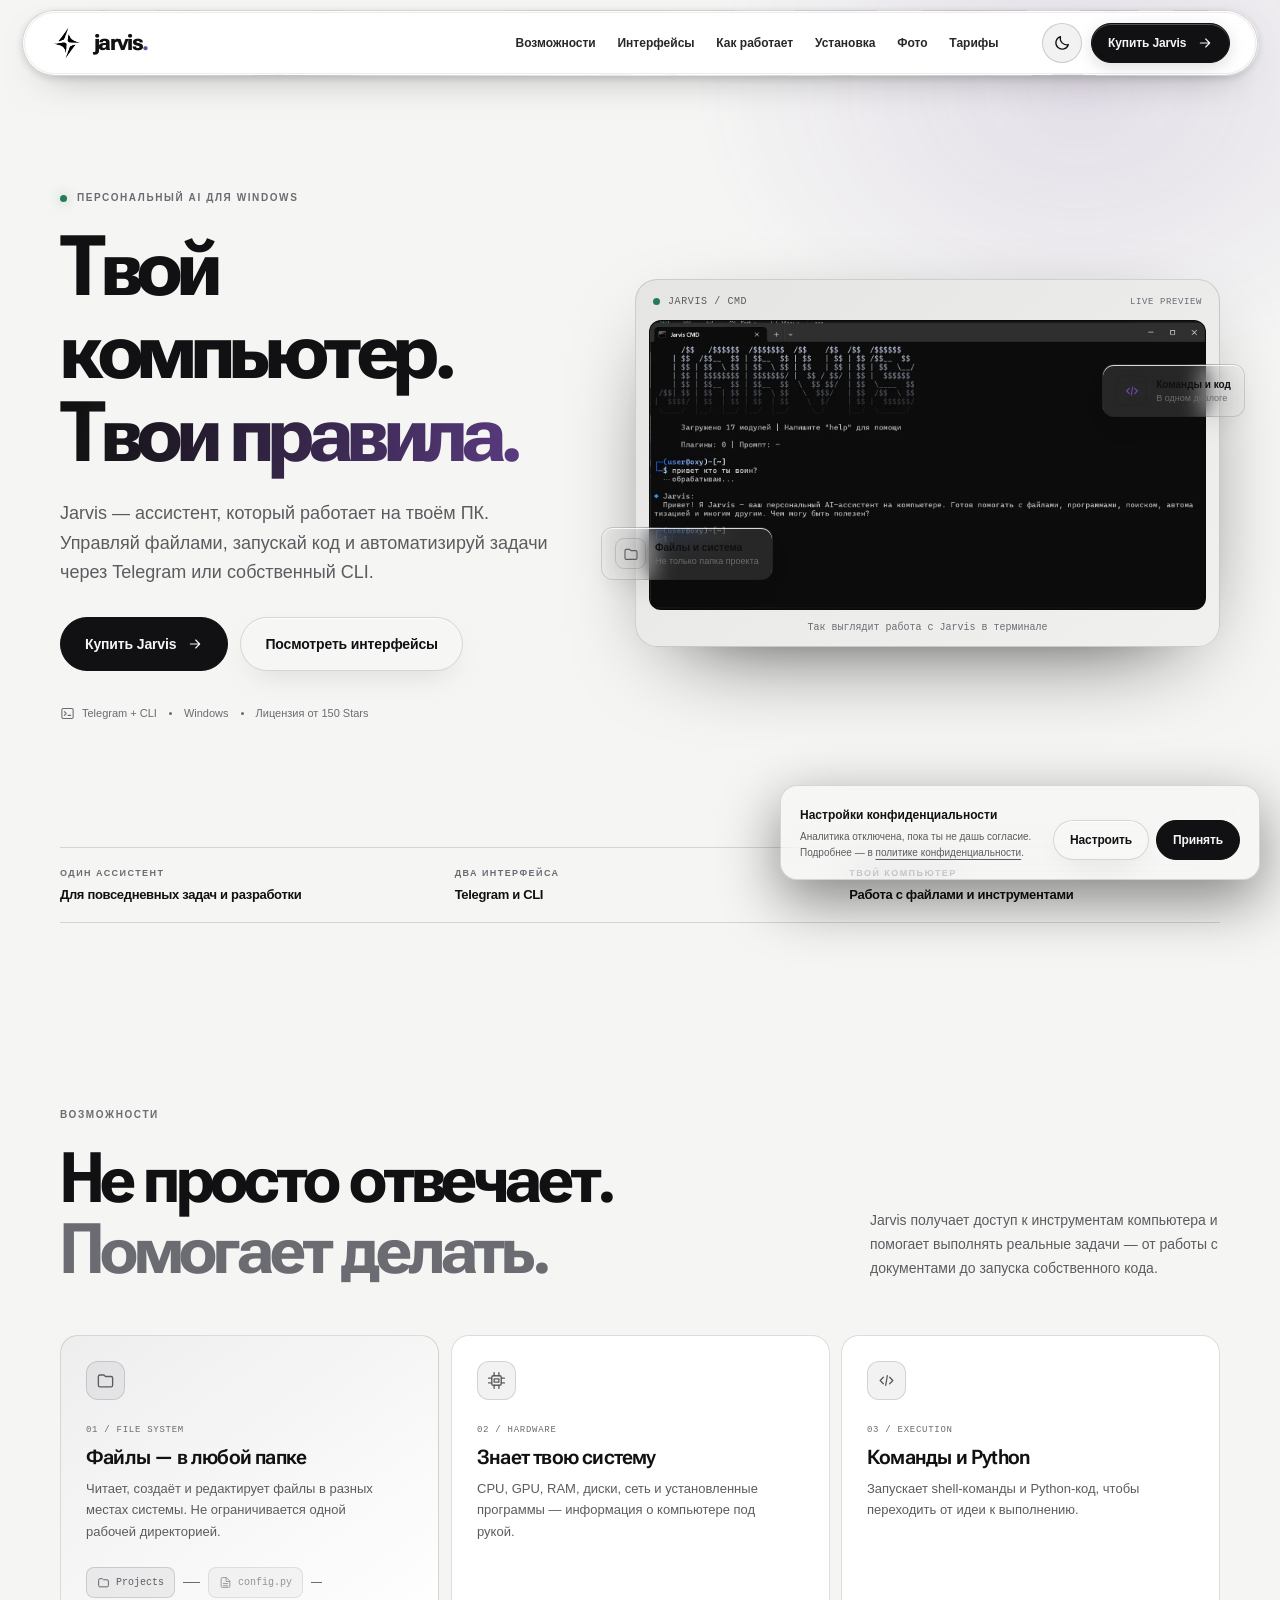
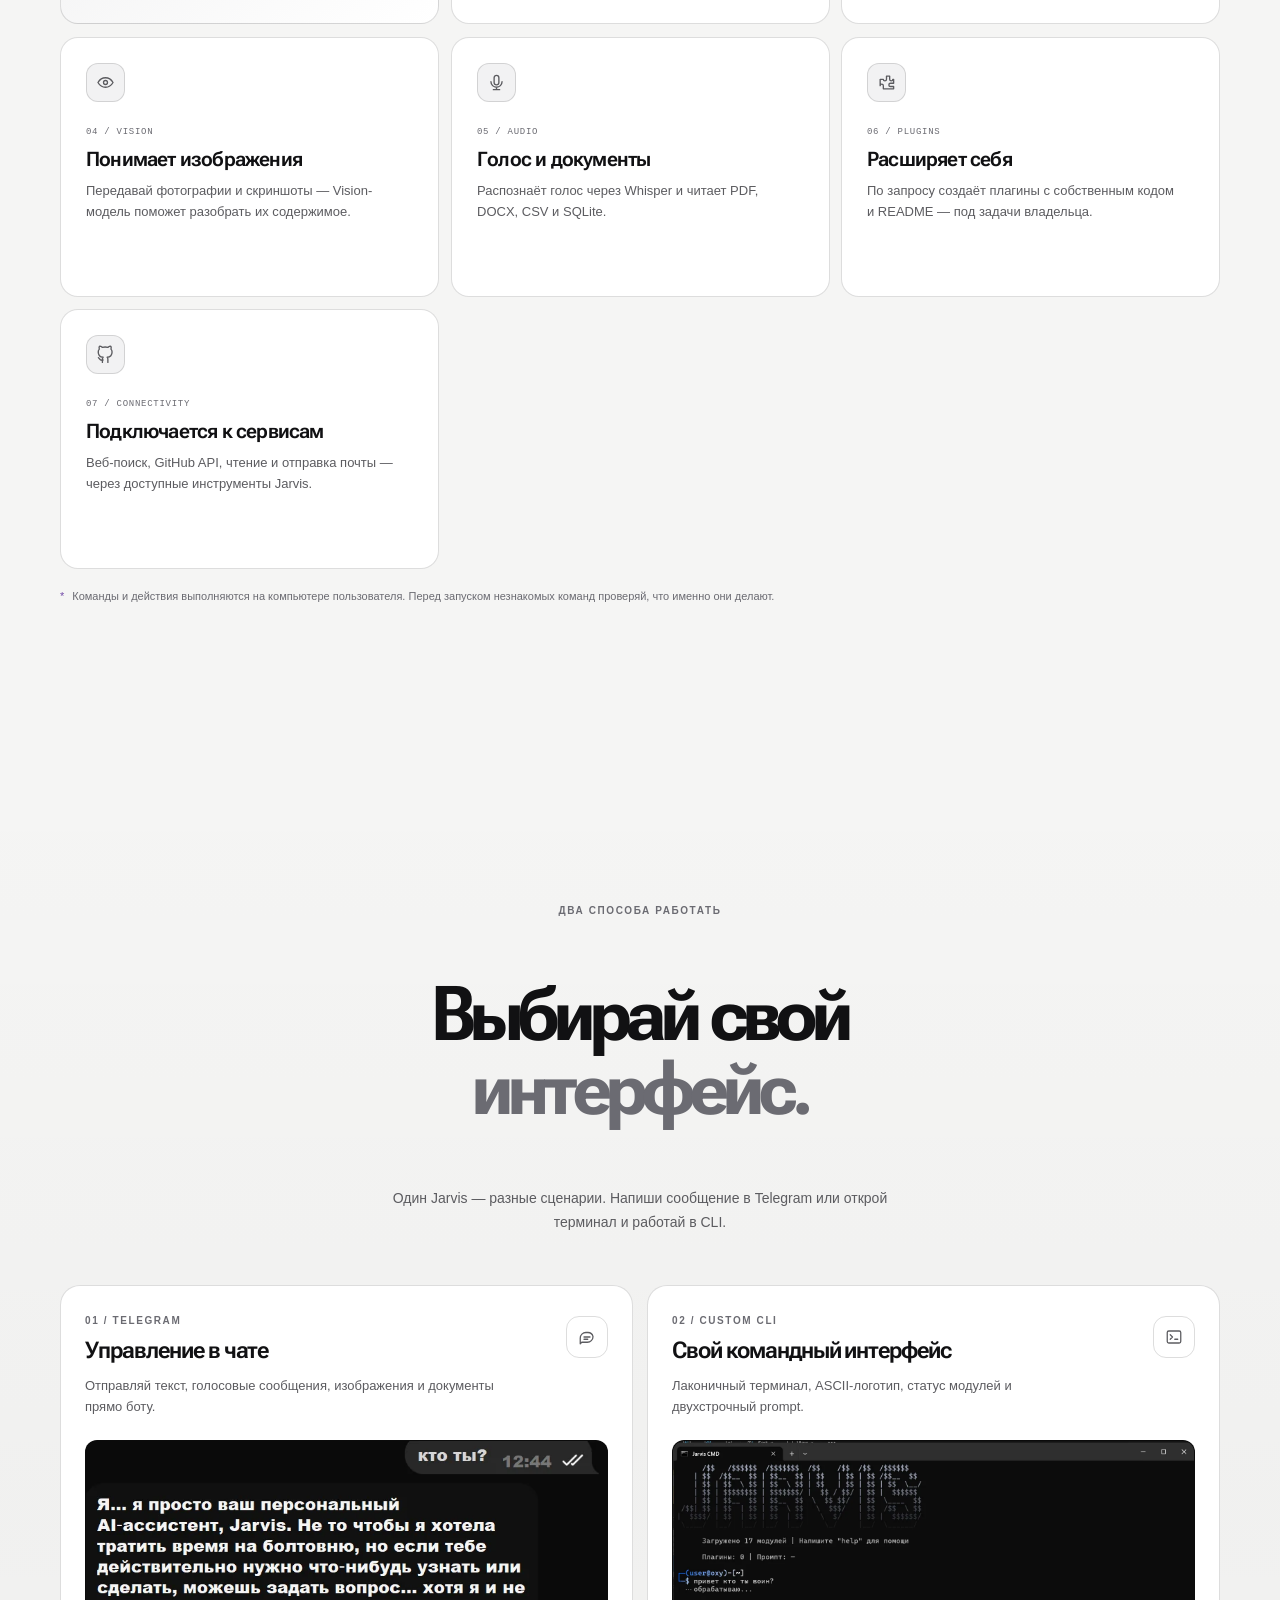
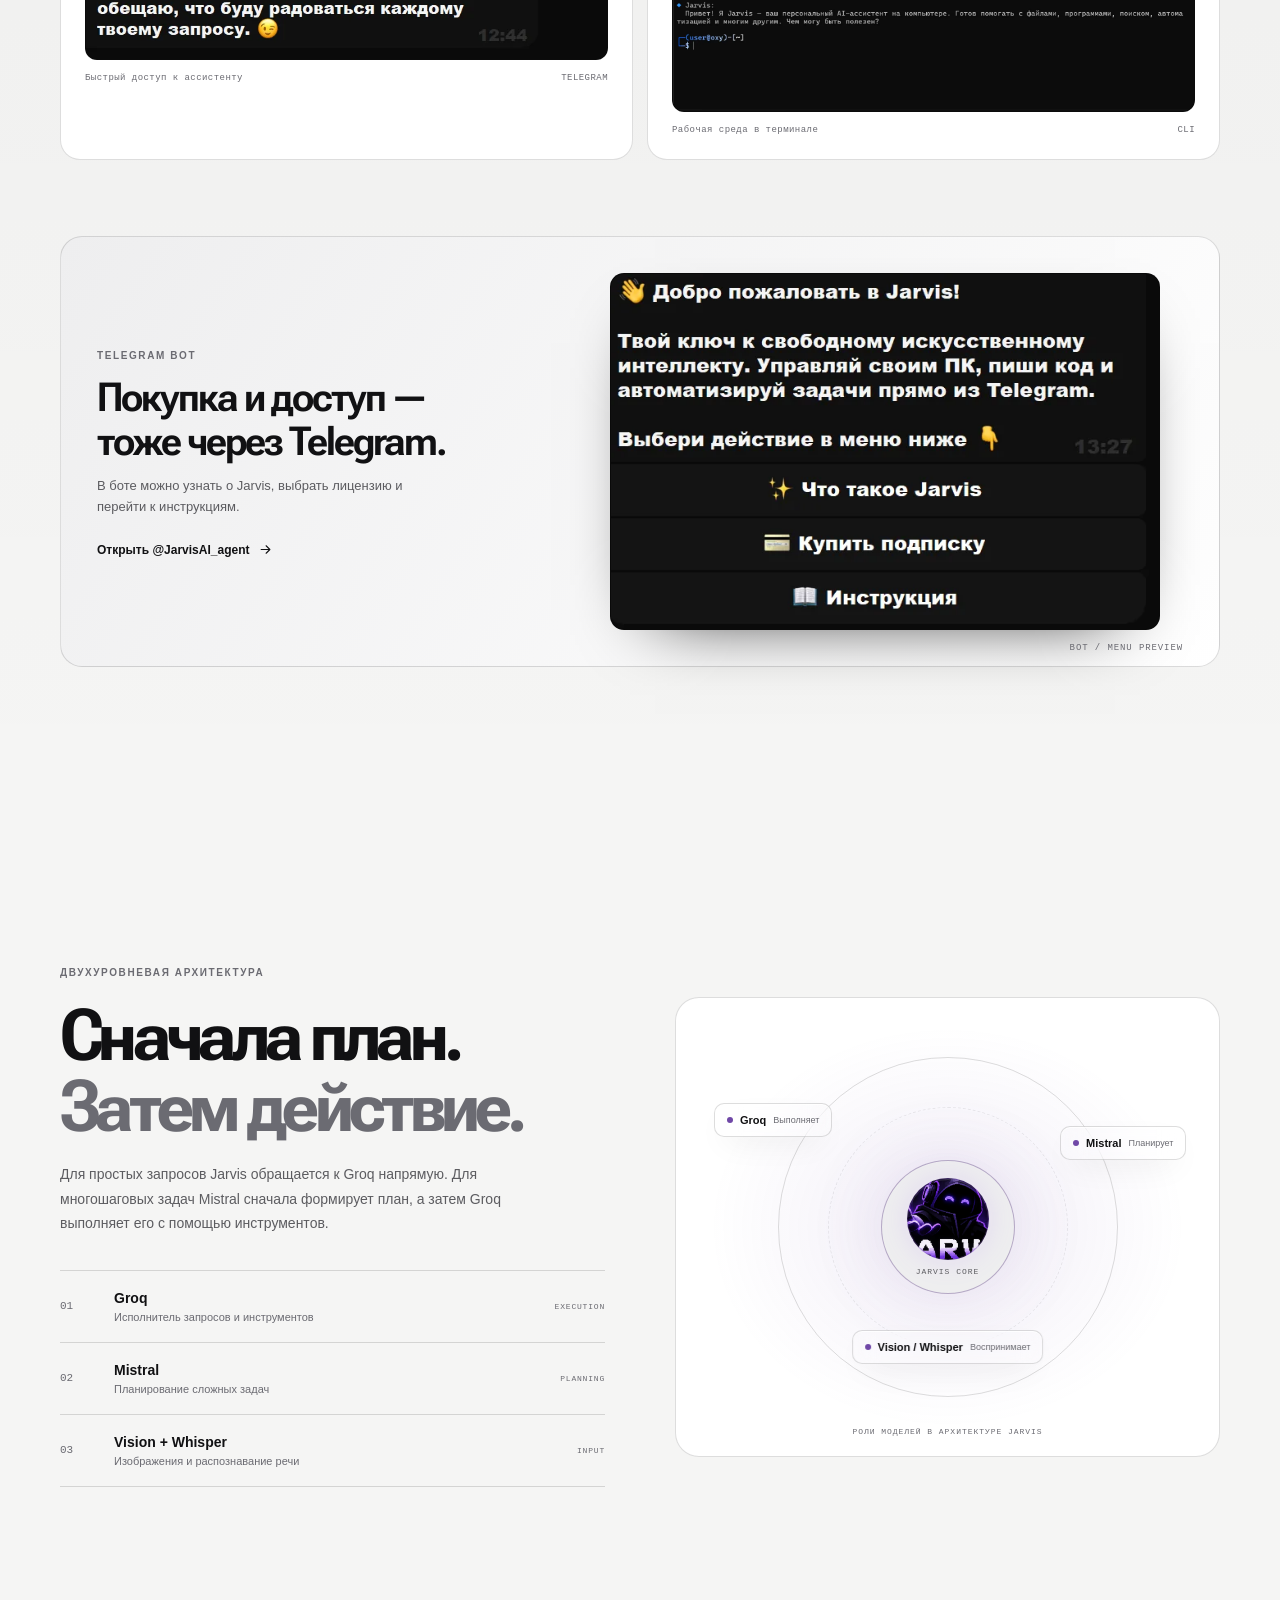
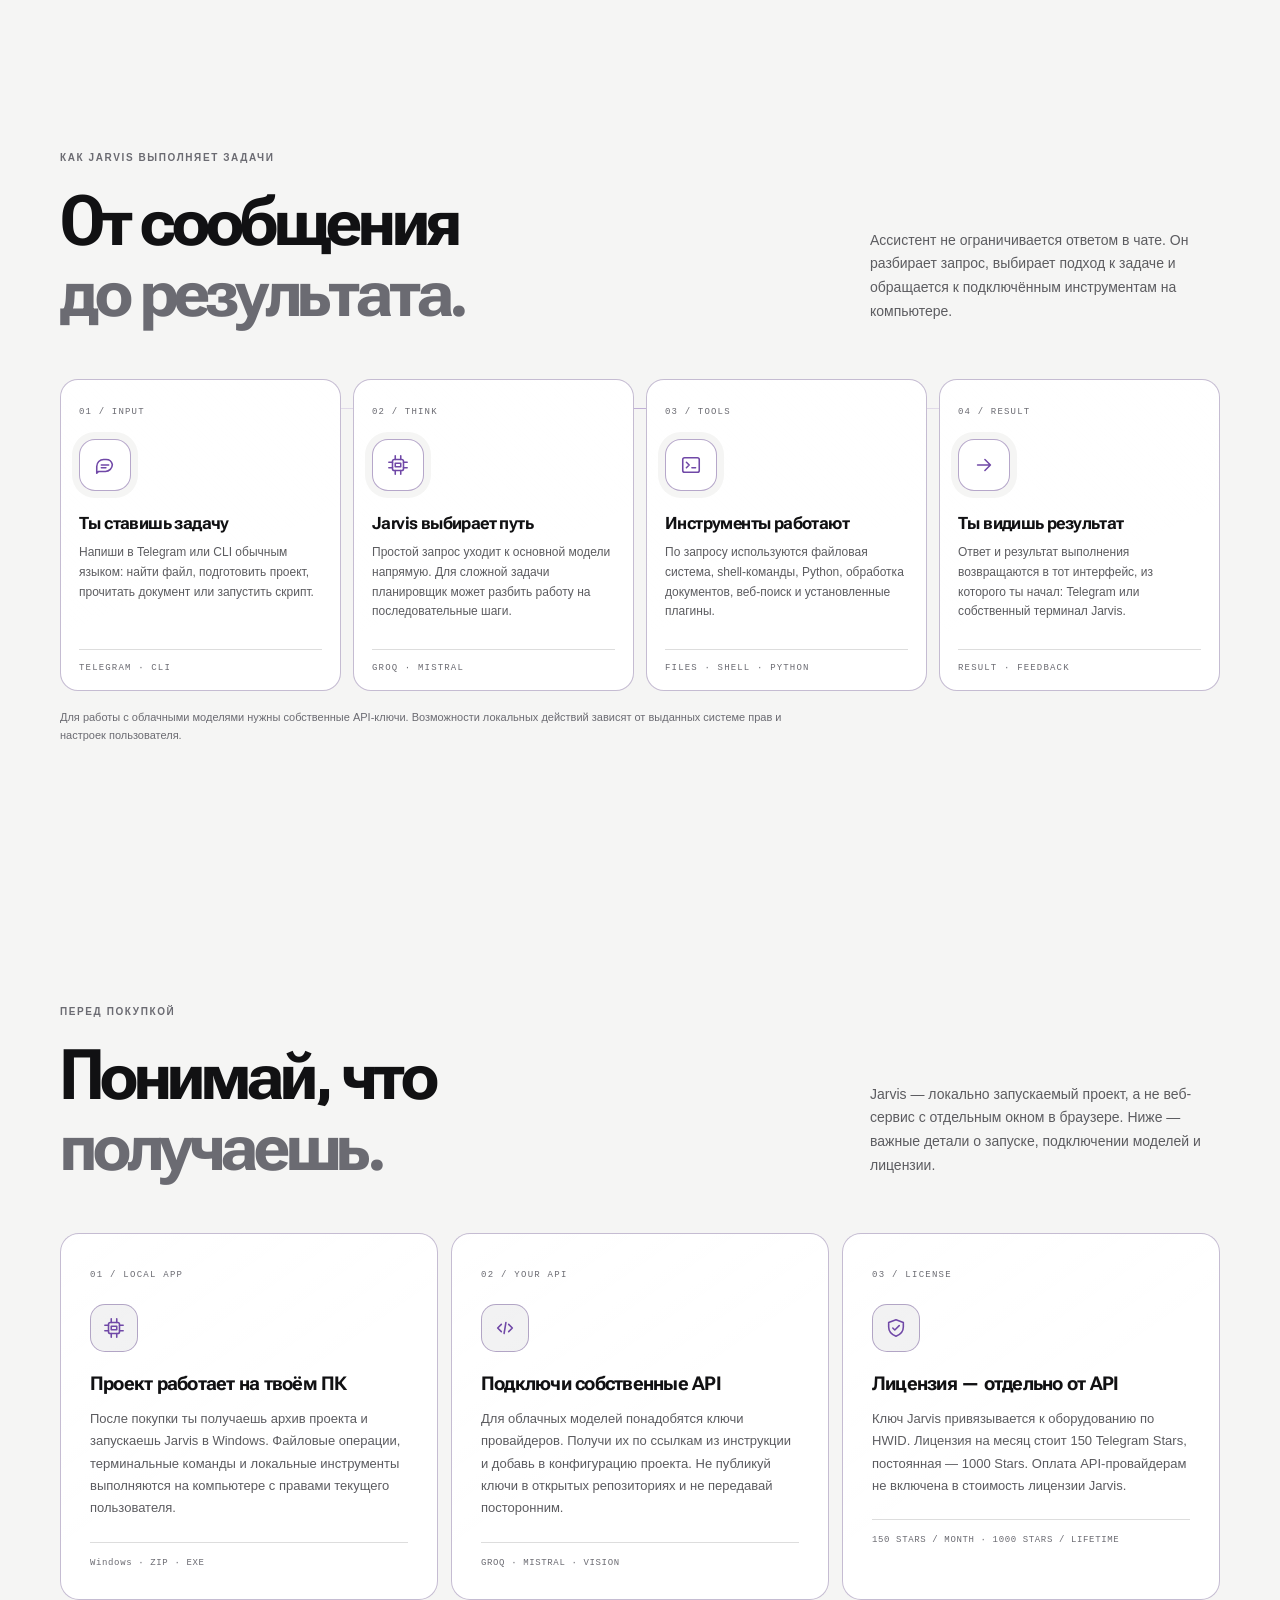
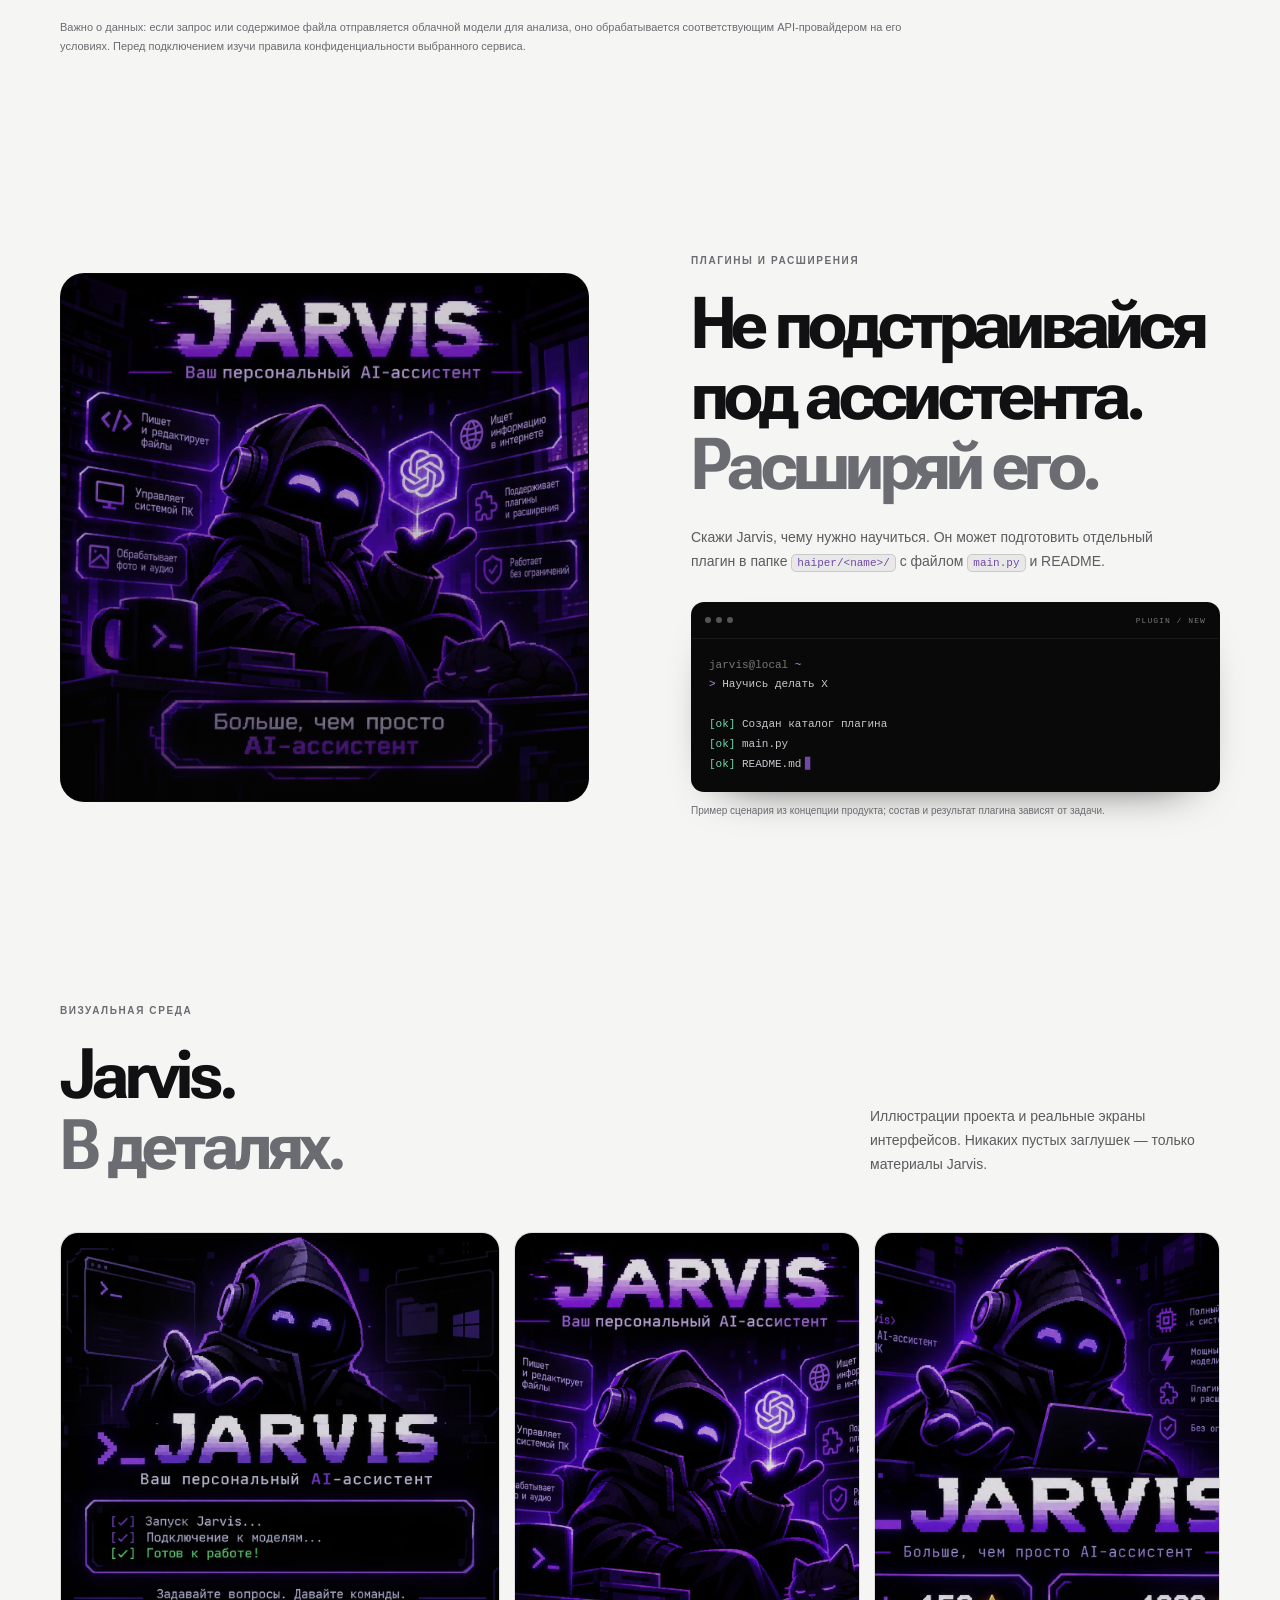
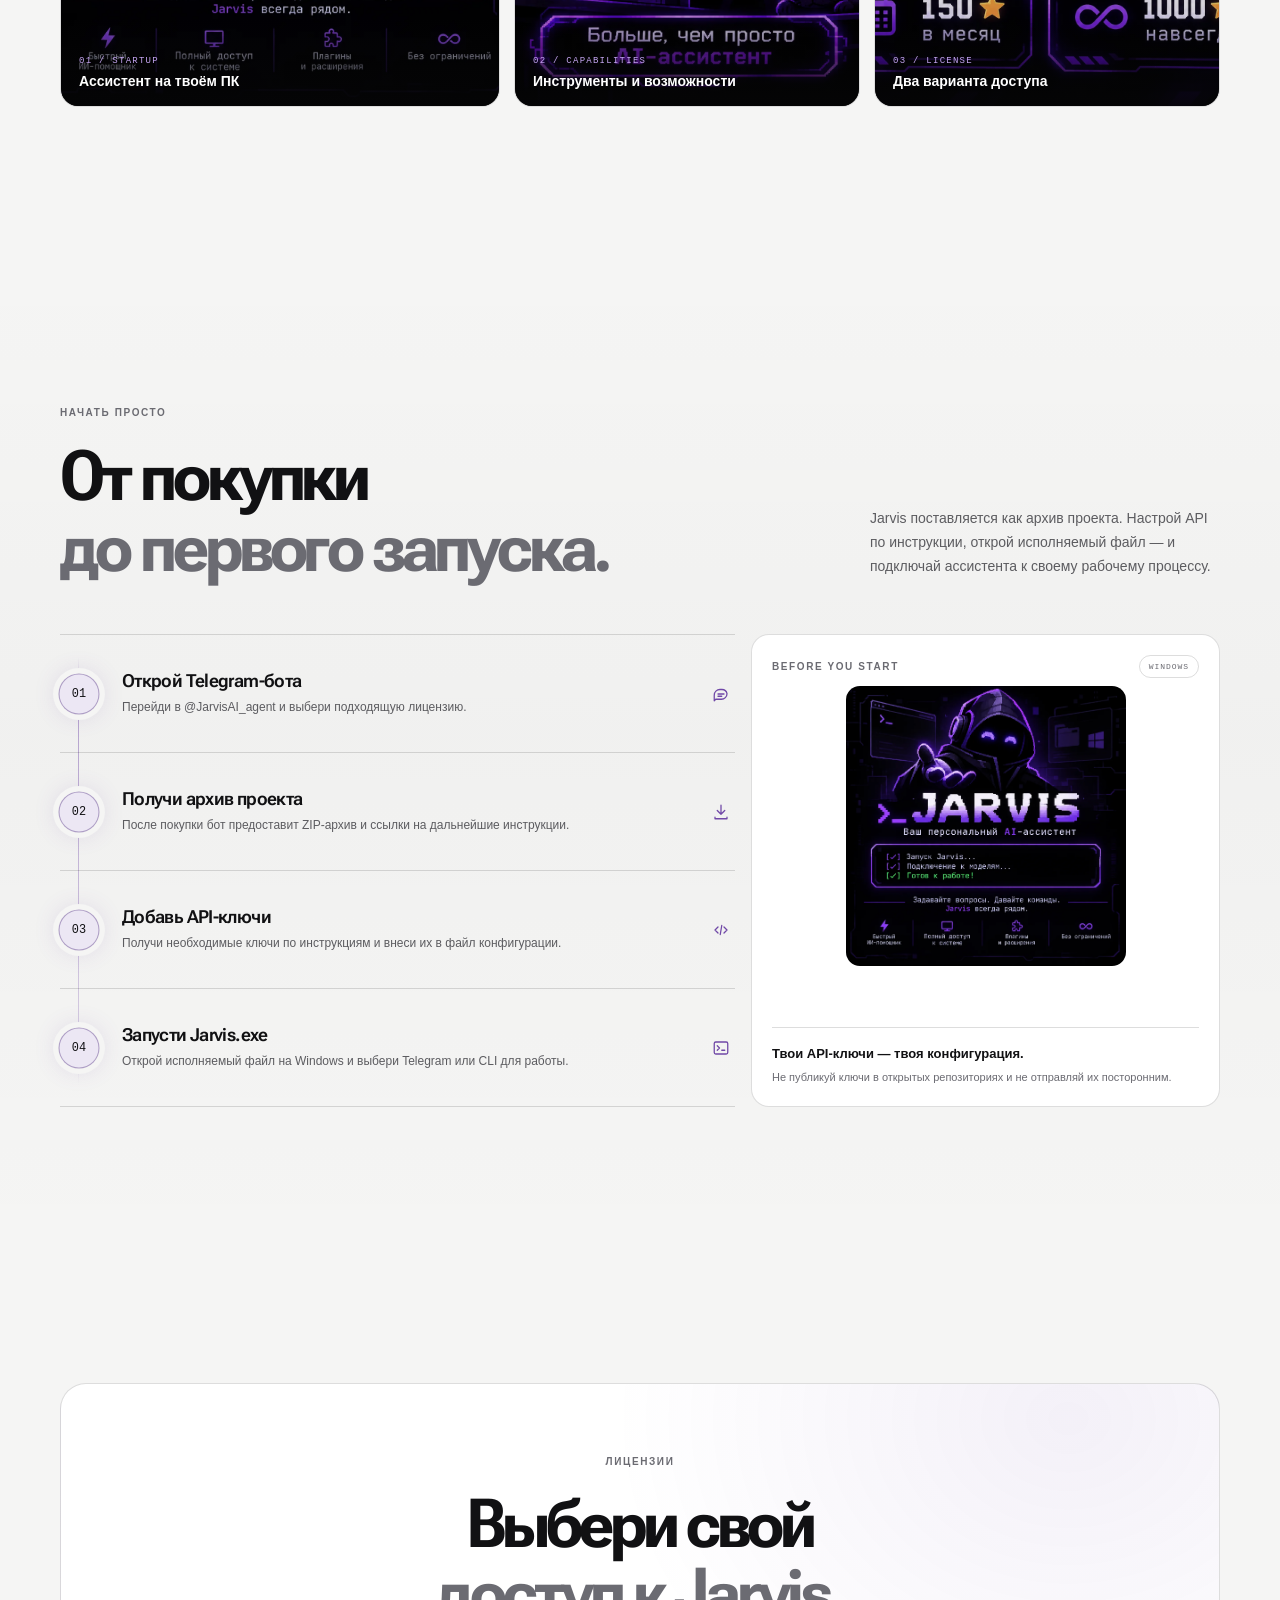
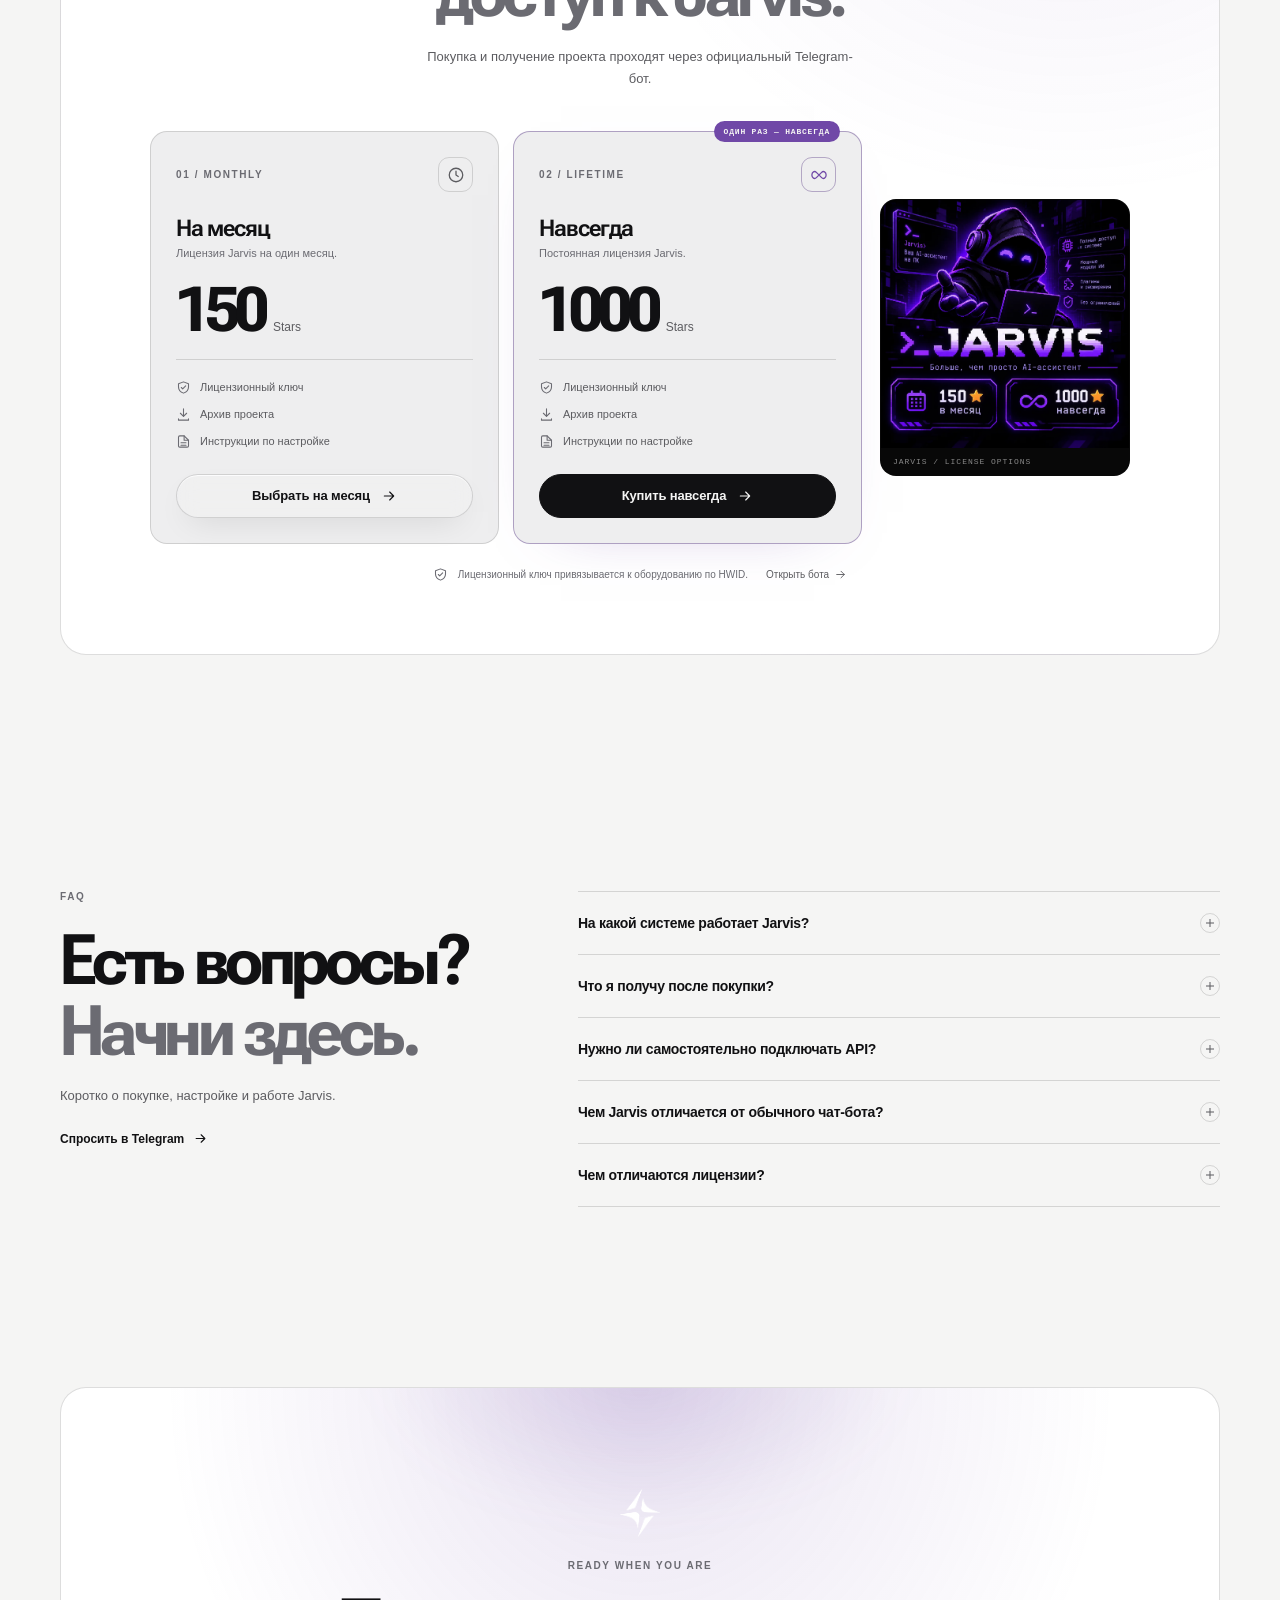
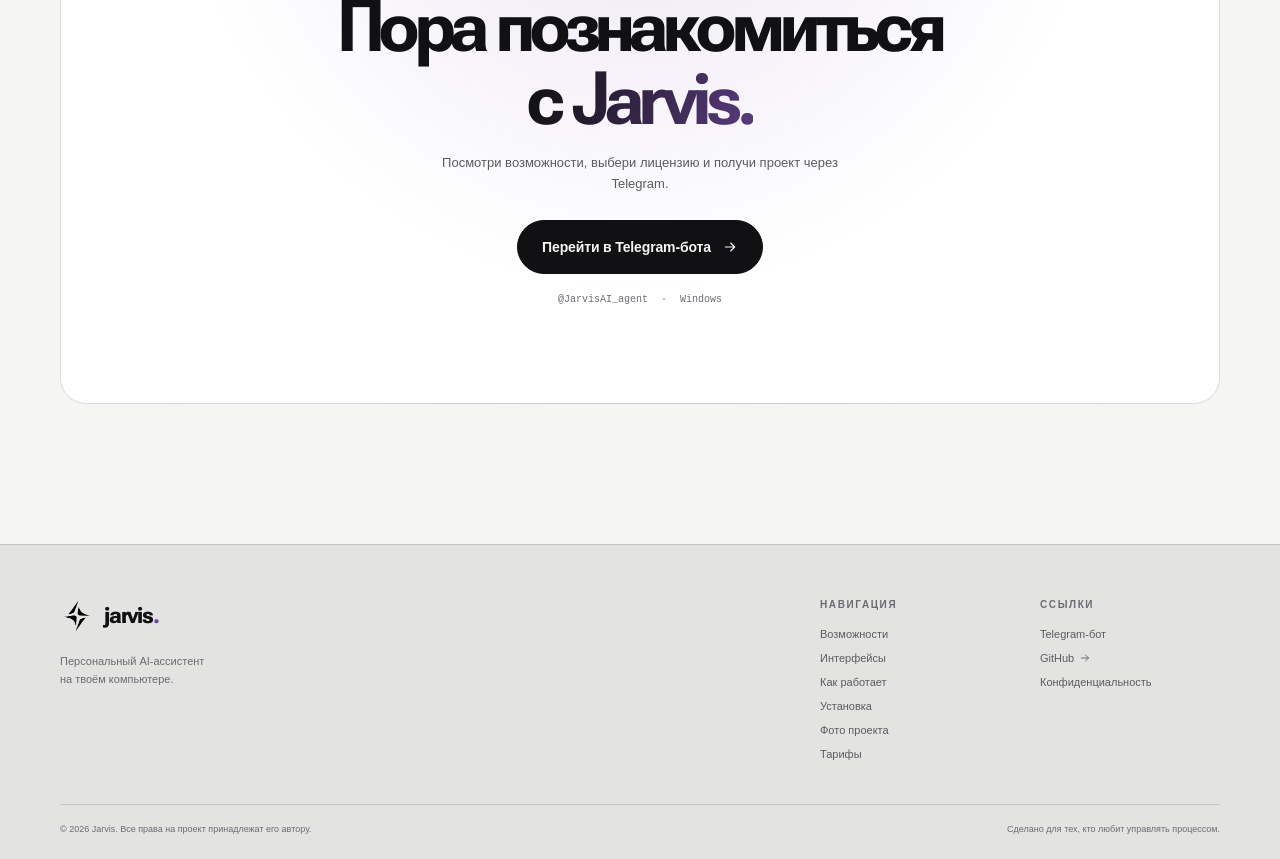
<file: index.html>
<!doctype html>
<html lang="ru" data-theme="dark">
<head>
  <meta charset="utf-8">
  <meta name="viewport" content="width=device-width, initial-scale=1, viewport-fit=cover">
  <meta name="theme-color" content="#060606">
  <meta name="color-scheme" content="dark light">
  <title>Jarvis — персональный AI-ассистент для Windows и Telegram на ПК</title>
  <meta name="description" content="Jarvis — AI-ассистент на вашем ПК: управление файлами, запуск команд и Python, работа с документами через Telegram и CLI. Узнайте о проекте и выберите лицензию.">
  <meta name="robots" content="index,follow,max-image-preview:large">
  <link rel="canonical" href="https://tandi345645321.github.io/JarvisAPP/">
  <link rel="icon" href="favicon.svg" type="image/svg+xml"><link rel="mask-icon" href="safari-pinned-tab.svg" color="#b58eea">
  <link rel="icon" href="icon-192.png" sizes="192x192" type="image/png">
  <link rel="apple-touch-icon" href="apple-touch-icon.png">
  <link rel="manifest" href="site.webmanifest">
  <meta property="og:type" content="website">
  <meta property="og:locale" content="ru_RU">
  <meta property="og:site_name" content="Jarvis">
  <meta property="og:title" content="Jarvis — персональный AI-ассистент для Windows">
  <meta property="og:description" content="Не просто чат с ИИ. Ассистент, который работает на вашем компьютере: файлы, код, команды, Telegram и собственный CLI.">
  <meta property="og:url" content="https://tandi345645321.github.io/JarvisAPP/">
  <meta property="og:image" content="https://tandi345645321.github.io/JarvisAPP/og-jarvis.png">
  <meta property="og:image:width" content="1200">
  <meta property="og:image:height" content="630">
  <meta name="twitter:card" content="summary_large_image">
  <meta name="twitter:title" content="Jarvis — персональный AI-ассистент для Windows">
  <meta name="twitter:description" content="Ассистент на вашем ПК. Файлы, код, команды, Telegram и CLI.">
  <meta name="twitter:image" content="https://tandi345645321.github.io/JarvisAPP/og-jarvis.png">
  <script>
    (() => {
      try {
        const saved = localStorage.getItem('jarvis-theme');
        const theme = saved || (matchMedia('(prefers-color-scheme: light)').matches ? 'light' : 'dark');
        document.documentElement.dataset.theme = theme;
      } catch (_) {}
    })();
  </script>
  <link rel="preconnect" href="https://fonts.googleapis.com">
  <link rel="preconnect" href="https://fonts.gstatic.com" crossorigin>
  <link href="https://fonts.googleapis.com/css2?family=Roboto+Flex:opsz,wght,GRAD@8..144,400..800,0..1&display=swap" rel="stylesheet">
  <link rel="preload" as="image" href="cli-preview.webp" fetchpriority="high">
  <link rel="stylesheet" href="styles.css">
  <script type="application/ld+json">
  {
    "@context":"https://schema.org",
    "@graph":[
      {"@type":"Organization","@id":"https://tandi345645321.github.io/JarvisAPP/#organization","name":"Jarvis","url":"https://tandi345645321.github.io/JarvisAPP/","logo":"https://tandi345645321.github.io/JarvisAPP/jarvis-mark.png","sameAs":["https://github.com/Tandi345645321/JarvisAPP","https://t.me/JarvisAI_agent"]},
      {"@type":"WebSite","@id":"https://tandi345645321.github.io/JarvisAPP/#website","url":"https://tandi345645321.github.io/JarvisAPP/","name":"Jarvis","inLanguage":"ru-RU","publisher":{"@id":"https://tandi345645321.github.io/JarvisAPP/#organization"}},
      {"@type":"SoftwareApplication","name":"Jarvis","applicationCategory":"DeveloperApplication","operatingSystem":"Windows","description":"Персональный AI-ассистент для работы с файлами, командами, кодом и инструментами на компьютере пользователя.","offers":[{"@type":"Offer","name":"Лицензия на месяц","description":"Доступ на один месяц за 150 Telegram Stars"},{"@type":"Offer","name":"Лицензия навсегда","description":"Постоянная лицензия за 1000 Telegram Stars"}],"publisher":{"@id":"https://tandi345645321.github.io/JarvisAPP/#organization"}}
    ]
  }
  </script>
  <script type="application/ld+json">
  {
    "@context":"https://schema.org","@type":"FAQPage","mainEntity":[
      {"@type":"Question","name":"На какой системе работает Jarvis?","acceptedAnswer":{"@type":"Answer","text":"Текущая версия Jarvis предназначена для Windows. Поддержка других операционных систем рассматривается на будущее."}},
      {"@type":"Question","name":"Что я получу после покупки?","acceptedAnswer":{"@type":"Answer","text":"После покупки через Telegram-бота вы получите архив проекта и дальнейшие инструкции по настройке и запуску."}},
      {"@type":"Question","name":"Нужно ли самостоятельно подключать API?","acceptedAnswer":{"@type":"Answer","text":"Да. Для работы нужно получить необходимые API-ключи по инструкциям после покупки и добавить их в конфигурацию проекта."}},
      {"@type":"Question","name":"Чем Jarvis отличается от обычного чат-бота?","acceptedAnswer":{"@type":"Answer","text":"Jarvis запускается на вашем компьютере и может работать с файлами, запускать команды и Python-код, анализировать документы и взаимодействовать через Telegram или собственный CLI."}},
      {"@type":"Question","name":"Чем отличаются тарифы?","acceptedAnswer":{"@type":"Answer","text":"Лицензия на месяц стоит 150 Telegram Stars. Лицензия навсегда стоит 1000 Telegram Stars. Лицензия привязывается к оборудованию по HWID."}}
    ]
  }
  </script>
</head>
<body>
  <a class="skip-link" href="#main">Перейти к содержимому</a>
  <svg class="svg-defs" aria-hidden="true" focusable="false" xmlns="http://www.w3.org/2000/svg">
    <symbol id="i-arrow" viewBox="0 0 24 24"><path d="M5 12h14M13 6l6 6-6 6"/></symbol>
    <symbol id="i-chevron" viewBox="0 0 24 24"><path d="m9 18 6-6-6-6"/></symbol>
    <symbol id="i-terminal" viewBox="0 0 24 24"><rect x="3" y="4" width="18" height="16" rx="2"/><path d="m7 9 3 3-3 3m6 0h4"/></symbol>
    <symbol id="i-message" viewBox="0 0 24 24"><path d="M20 11.5a7.5 7.5 0 0 1-7.5 7.5H5l-2 2v-7.5A7.5 7.5 0 0 1 10.5 6H13a7 7 0 0 1 7 5.5Z"/><path d="M8 12h8M8 15h5"/></symbol>
    <symbol id="i-folder" viewBox="0 0 24 24"><path d="M3 7a2 2 0 0 1 2-2h5l2 2h7a2 2 0 0 1 2 2v9a2 2 0 0 1-2 2H5a2 2 0 0 1-2-2Z"/></symbol>
    <symbol id="i-cpu" viewBox="0 0 24 24"><rect x="6" y="6" width="12" height="12" rx="2"/><path d="M9 2v4m6-4v4M9 18v4m6-4v4M2 9h4m-4 6h4m12-6h4m-4 6h4M9 10h6v4H9z"/></symbol>
    <symbol id="i-code" viewBox="0 0 24 24"><path d="m8 8-4 4 4 4m8-8 4 4-4 4m-3-10-2 12"/></symbol>
    <symbol id="i-eye" viewBox="0 0 24 24"><path d="M2.5 12s3.5-6 9.5-6 9.5 6 9.5 6-3.5 6-9.5 6-9.5-6-9.5-6Z"/><circle cx="12" cy="12" r="2.5"/></symbol>
    <symbol id="i-mic" viewBox="0 0 24 24"><rect x="9" y="3" width="6" height="12" rx="3"/><path d="M5 11a7 7 0 0 0 14 0M12 18v3m-4 0h8"/></symbol>
    <symbol id="i-file" viewBox="0 0 24 24"><path d="M13 3H6a2 2 0 0 0-2 2v14a2 2 0 0 0 2 2h12a2 2 0 0 0 2-2V10Z"/><path d="M13 3v7h7M8 14h8m-8 4h8"/></symbol>
    <symbol id="i-puzzle" viewBox="0 0 24 24"><path d="M4 8h4a2 2 0 1 0 4 0V4h4v4a2 2 0 1 0 4 0h1v5h-4a2 2 0 1 0 0 4h4v3H8v-4a2 2 0 1 0-4 0Z"/></symbol>
    <symbol id="i-shield" viewBox="0 0 24 24"><path d="M12 3 20 6v5c0 5-3.4 8.3-8 10-4.6-1.7-8-5-8-10V6Z"/><path d="m8.5 12 2.2 2.2 4.8-4.8"/></symbol>
    <symbol id="i-download" viewBox="0 0 24 24"><path d="M12 3v12m-5-5 5 5 5-5M4 19v2h16v-2"/></symbol>
    <symbol id="i-clock" viewBox="0 0 24 24"><circle cx="12" cy="12" r="9"/><path d="M12 7v5l3 2"/></symbol>
    <symbol id="i-infinity" viewBox="0 0 24 24"><path d="M8.5 8.5c-2.5-2.5-6-.5-6 3.5s3.5 6 6 3.5L15.5 8.5c2.5-2.5 6-.5 6 3.5s-3.5 6-6 3.5Z"/></symbol>
    <symbol id="i-spark" viewBox="0 0 24 24"><path d="m12 2 1.8 7.2L21 12l-7.2 2.8L12 22l-1.8-7.2L3 12l7.2-2.8Z"/></symbol>
    <symbol id="i-github" viewBox="0 0 24 24"><path d="M9 19c-4.5 1.5-4.5-2.5-6-3m12 6v-3.9a3.4 3.4 0 0 0-.9-2.6c3-.3 6.2-1.5 6.2-6.7a5.2 5.2 0 0 0-1.4-3.6 4.8 4.8 0 0 0-.1-3.6s-1.2-.4-3.8 1.4a13 13 0 0 0-6.9 0C5.5 1.2 4.3 1.6 4.3 1.6a4.8 4.8 0 0 0-.1 3.6 5.2 5.2 0 0 0-1.4 3.6c0 5.2 3.2 6.4 6.2 6.7a3.4 3.4 0 0 0-.9 2.6V22"/></symbol>
    <symbol id="i-sun" viewBox="0 0 24 24"><circle cx="12" cy="12" r="4"/><path d="M12 2v2m0 16v2M4.9 4.9l1.4 1.4m11.4 11.4 1.4 1.4M2 12h2m16 0h2M4.9 19.1l1.4-1.4M17.7 6.3l1.4-1.4"/></symbol>
    <symbol id="i-moon" viewBox="0 0 24 24"><path d="M20.5 14A8.5 8.5 0 0 1 10 3.5 8.5 8.5 0 1 0 20.5 14Z"/></symbol>
    <symbol id="i-menu" viewBox="0 0 24 24"><path d="M4 7h16M4 12h16M4 17h16"/></symbol>
    <symbol id="i-close" viewBox="0 0 24 24"><path d="m6 6 12 12M18 6 6 18"/></symbol>
    <filter id="liquid-glass-warp" x="-4%" y="-20%" width="108%" height="140%" color-interpolation-filters="sRGB">
      <feTurbulence type="fractalNoise" baseFrequency="0.016 0.048" numOctaves="1" seed="7" result="glassNoise"/>
      <feDisplacementMap in="SourceGraphic" in2="glassNoise" scale="8.2" xChannelSelector="R" yChannelSelector="G"/>
    </filter>
  </svg>

  <header class="site-header" id="top">
    <div class="container header-inner">
      <a class="brand" href="#top" aria-label="Jarvis — на главную">
        <img src="jarvis-mark.png" width="34" height="34" alt="">
        <span>jarvis<span class="brand-period">.</span></span>
      </a>
      <nav class="desktop-nav" aria-label="Основная навигация">
        <a href="#features">Возможности</a>
        <a href="#interfaces">Интерфейсы</a>
        <a href="#workflow">Как работает</a>
        <a href="#setup">Установка</a>
        <a href="#visuals">Фото</a>
        <a href="#pricing">Тарифы</a>
      </nav>
      <div class="header-actions">
        <button class="theme-toggle" type="button" aria-label="Переключить тему" title="Переключить тему">
          <svg class="icon icon-sun" aria-hidden="true"><use href="#i-sun"/></svg>
          <svg class="icon icon-moon" aria-hidden="true"><use href="#i-moon"/></svg>
        </button>
        <a class="button button-small button-light header-buy" href="https://t.me/JarvisAI_agent" target="_blank" rel="noopener noreferrer" data-track="header-buy">Купить Jarvis <svg class="icon" aria-hidden="true"><use href="#i-arrow"/></svg></a>
        <button class="menu-toggle" type="button" aria-expanded="false" aria-controls="mobile-nav" aria-label="Открыть меню"><svg class="icon" aria-hidden="true"><use href="#i-menu"/></svg></button>
      </div>
    </div>
    <nav class="mobile-nav" id="mobile-nav" aria-label="Мобильная навигация" hidden>
      <a href="#features">Возможности</a><a href="#interfaces">Интерфейсы</a><a href="#workflow">Как работает</a><a href="#before-buying">Перед покупкой</a><a href="#setup">Установка</a><a href="#visuals">Фото проекта</a><a href="#pricing">Тарифы</a>
      <a class="button button-light" href="https://t.me/JarvisAI_agent" target="_blank" rel="noopener noreferrer" data-track="mobile-menu-buy">Перейти к покупке <svg class="icon" aria-hidden="true"><use href="#i-arrow"/></svg></a>
    </nav>
  </header>

  <main id="main">
    <section class="hero section-shell">
      <div class="hero-backdrop" aria-hidden="true"></div>
      <div class="container hero-grid">
        <div class="hero-copy reveal">
          <div class="eyebrow"><span class="status-dot"></span> ПЕРСОНАЛЬНЫЙ AI ДЛЯ WINDOWS</div>
          <h1>Твой компьютер.<br><span class="gradient-text">Твои правила.</span></h1>
          <p class="hero-lede">Jarvis — ассистент, который работает на твоём ПК. Управляй файлами, запускай код и автоматизируй задачи через Telegram или собственный CLI.</p>
          <div class="hero-actions">
            <a class="button button-light button-large" href="https://t.me/JarvisAI_agent" target="_blank" rel="noopener noreferrer" data-track="hero-buy">Купить Jarvis <svg class="icon" aria-hidden="true"><use href="#i-arrow"/></svg></a>
            <a class="button button-glass button-large" href="#interfaces">Посмотреть интерфейсы</a>
          </div>
          <div class="hero-meta">
            <span><svg class="icon" aria-hidden="true"><use href="#i-terminal"/></svg> Telegram + CLI</span>
            <i aria-hidden="true"></i><span>Windows</span><i aria-hidden="true"></i><span>Лицензия от 150 Stars</span>
          </div>
        </div>
        <div class="hero-visual reveal" style="--i:1">
          <div class="visual-topline"><span><b></b> JARVIS / CMD</span><span class="visual-live">LIVE PREVIEW</span></div>
          <figure class="cli-frame">
            <img src="cli-preview.webp" width="1482" height="770" alt="Настоящий интерфейс Jarvis CMD: терминал с приветствием ассистента и строкой ввода команды" fetchpriority="high" decoding="async">
          </figure>
          <div class="floating-note note-left"><span class="note-icon"><svg class="icon" aria-hidden="true"><use href="#i-folder"/></svg></span><span><strong>Файлы и система</strong><small>Не только папка проекта</small></span></div>
          <div class="floating-note note-right"><span class="note-icon note-violet"><svg class="icon" aria-hidden="true"><use href="#i-code"/></svg></span><span><strong>Команды и код</strong><small>В одном диалоге</small></span></div>
          <div class="visual-caption">Так выглядит работа с Jarvis в терминале</div>
        </div>
      </div>
      <div class="container trust-strip reveal" style="--i:2">
        <div><span class="strip-label">ОДИН АССИСТЕНТ</span><strong>Для повседневных задач и разработки</strong></div>
        <div><span class="strip-label">ДВА ИНТЕРФЕЙСА</span><strong>Telegram и CLI</strong></div>
        <div><span class="strip-label">ТВОЙ КОМПЬЮТЕР</span><strong>Работа с файлами и инструментами</strong></div>
      </div>
    </section>

    <section class="section section-features" id="features">
      <div class="container">
        <div class="section-heading reveal">
          <div><div class="eyebrow">ВОЗМОЖНОСТИ</div><h2>Не просто отвечает.<br><span class="text-secondary">Помогает делать.</span></h2></div>
          <p>Jarvis получает доступ к инструментам компьютера и помогает выполнять реальные задачи — от работы с документами до запуска собственного кода.</p>
        </div>
        <div class="feature-grid">
          <article class="feature-card feature-card-large reveal" style="--i:0">
            <div class="feature-icon"><svg class="icon" aria-hidden="true"><use href="#i-folder"/></svg></div>
            <div class="feature-number">01 / FILE SYSTEM</div>
            <h3>Файлы — в любой папке</h3>
            <p>Читает, создаёт и редактирует файлы в разных местах системы. Не ограничивается одной рабочей директорией.</p>
            <div class="file-visual" aria-hidden="true"><span class="file-pill"><svg class="icon"><use href="#i-folder"/></svg> Projects</span><span class="file-line"></span><span class="file-pill muted"><svg class="icon"><use href="#i-file"/></svg> config.py</span><span class="file-line short"></span></div>
          </article>
          <article class="feature-card reveal" style="--i:1">
            <div class="feature-icon"><svg class="icon" aria-hidden="true"><use href="#i-cpu"/></svg></div>
            <div class="feature-number">02 / HARDWARE</div>
            <h3>Знает твою систему</h3>
            <p>CPU, GPU, RAM, диски, сеть и установленные программы — информация о компьютере под рукой.</p>
          </article>
          <article class="feature-card reveal" style="--i:2">
            <div class="feature-icon"><svg class="icon" aria-hidden="true"><use href="#i-code"/></svg></div>
            <div class="feature-number">03 / EXECUTION</div>
            <h3>Команды и Python</h3>
            <p>Запускает shell-команды и Python-код, чтобы переходить от идеи к выполнению.</p>
          </article>
          <article class="feature-card reveal" style="--i:3">
            <div class="feature-icon"><svg class="icon" aria-hidden="true"><use href="#i-eye"/></svg></div>
            <div class="feature-number">04 / VISION</div>
            <h3>Понимает изображения</h3>
            <p>Передавай фотографии и скриншоты — Vision-модель поможет разобрать их содержимое.</p>
          </article>
          <article class="feature-card reveal" style="--i:4">
            <div class="feature-icon"><svg class="icon" aria-hidden="true"><use href="#i-mic"/></svg></div>
            <div class="feature-number">05 / AUDIO</div>
            <h3>Голос и документы</h3>
            <p>Распознаёт голос через Whisper и читает PDF, DOCX, CSV и SQLite.</p>
          </article>
          <article class="feature-card reveal" style="--i:5">
            <div class="feature-icon"><svg class="icon" aria-hidden="true"><use href="#i-puzzle"/></svg></div>
            <div class="feature-number">06 / PLUGINS</div>
            <h3>Расширяет себя</h3>
            <p>По запросу создаёт плагины с собственным кодом и README — под задачи владельца.</p>
          </article>
          <article class="feature-card reveal" style="--i:6">
            <div class="feature-icon"><svg class="icon" aria-hidden="true"><use href="#i-github"/></svg></div>
            <div class="feature-number">07 / CONNECTIVITY</div>
            <h3>Подключается к сервисам</h3>
            <p>Веб-поиск, GitHub API, чтение и отправка почты — через доступные инструменты Jarvis.</p>
          </article>
        </div>
        <div class="feature-footnote reveal"><span class="footnote-mark">*</span> Команды и действия выполняются на компьютере пользователя. Перед запуском незнакомых команд проверяй, что именно они делают.</div>
      </div>
    </section>

    <section class="section section-interface" id="interfaces">
      <div class="container">
        <div class="section-heading section-heading-center reveal">
          <div class="eyebrow">ДВА СПОСОБА РАБОТАТЬ</div>
          <h2>Выбирай свой<br><span class="text-secondary">интерфейс.</span></h2>
          <p>Один Jarvis — разные сценарии. Напиши сообщение в Telegram или открой терминал и работай в CLI.</p>
        </div>
        <div class="interface-grid">
          <article class="interface-card telegram-card reveal">
            <div class="interface-card-head"><div><span class="mini-kicker">01 / TELEGRAM</span><h3>Управление в чате</h3></div><span class="interface-symbol"><svg class="icon" aria-hidden="true"><use href="#i-message"/></svg></span></div>
            <p>Отправляй текст, голосовые сообщения, изображения и документы прямо боту.</p>
            <figure class="screenshot-wrap screenshot-telegram"><img src="telegram-chat.webp" width="752" height="315" alt="Фрагмент переписки с Jarvis в Telegram: ответ ассистента на вопрос пользователя" loading="lazy" decoding="async"></figure>
            <div class="interface-caption"><span>Быстрый доступ к ассистенту</span><span>TELEGRAM</span></div>
          </article>
          <article class="interface-card cli-card reveal" style="--i:1">
            <div class="interface-card-head"><div><span class="mini-kicker">02 / CUSTOM CLI</span><h3>Свой командный интерфейс</h3></div><span class="interface-symbol"><svg class="icon" aria-hidden="true"><use href="#i-terminal"/></svg></span></div>
            <p>Лаконичный терминал, ASCII-логотип, статус модулей и двухстрочный prompt.</p>
            <figure class="screenshot-wrap screenshot-cli"><img src="cli-preview.webp" width="1482" height="770" alt="Окно Jarvis CMD с ASCII-логотипом, количеством загруженных модулей и диалогом с ассистентом" loading="lazy" decoding="async"></figure>
            <div class="interface-caption"><span>Рабочая среда в терминале</span><span>CLI</span></div>
          </article>
        </div>
        <div class="telegram-flow reveal">
          <div class="telegram-flow-copy"><span class="mini-kicker">TELEGRAM BOT</span><h3>Покупка и доступ —<br>тоже через Telegram.</h3><p>В боте можно узнать о Jarvis, выбрать лицензию и перейти к инструкциям.</p><a class="text-link" href="https://t.me/JarvisAI_agent" target="_blank" rel="noopener noreferrer" data-track="bot-flow">Открыть @JarvisAI_agent <svg class="icon" aria-hidden="true"><use href="#i-arrow"/></svg></a></div>
          <div class="telegram-flow-image"><figure><img src="telegram-menu.webp" width="668" height="433" alt="Меню Telegram-бота Jarvis с разделами о продукте, покупке лицензии и инструкции" loading="lazy" decoding="async"></figure><span class="image-index">BOT / MENU PREVIEW</span></div>
        </div>
      </div>
    </section>

    <section class="section section-engine" id="engine">
      <div class="container engine-grid">
        <div class="engine-copy reveal">
          <div class="eyebrow">ДВУХУРОВНЕВАЯ АРХИТЕКТУРА</div>
          <h2>Сначала план.<br><span class="text-secondary">Затем действие.</span></h2>
          <p>Для простых запросов Jarvis обращается к Groq напрямую. Для многошаговых задач Mistral сначала формирует план, а затем Groq выполняет его с помощью инструментов.</p>
          <div class="model-list">
            <div class="model-row"><span class="model-index">01</span><div><strong>Groq</strong><small>Исполнитель запросов и инструментов</small></div><span class="model-tag">EXECUTION</span></div>
            <div class="model-row"><span class="model-index">02</span><div><strong>Mistral</strong><small>Планирование сложных задач</small></div><span class="model-tag">PLANNING</span></div>
            <div class="model-row"><span class="model-index">03</span><div><strong>Vision + Whisper</strong><small>Изображения и распознавание речи</small></div><span class="model-tag">INPUT</span></div>
          </div>
        </div>
        <div class="engine-visual reveal" style="--i:1">
          <div class="engine-orbit orbit-one"></div><div class="engine-orbit orbit-two"></div>
          <div class="engine-core"><div class="engine-core-photo" role="img" aria-label="Иллюстрация цифрового ассистента Jarvis"></div><span>JARVIS CORE</span></div>
          <div class="engine-node node-groq"><span class="node-dot"></span><strong>Groq</strong><small>Выполняет</small></div>
          <div class="engine-node node-mistral"><span class="node-dot"></span><strong>Mistral</strong><small>Планирует</small></div>
          <div class="engine-node node-vision"><span class="node-dot"></span><strong>Vision / Whisper</strong><small>Воспринимает</small></div>
          <div class="engine-foot">РОЛИ МОДЕЛЕЙ В АРХИТЕКТУРЕ JARVIS</div>
        </div>
      </div>
    </section>

    <section class="section section-workflow" id="workflow">
      <div class="container">
        <div class="section-heading reveal">
          <div><div class="eyebrow">КАК JARVIS ВЫПОЛНЯЕТ ЗАДАЧИ</div><h2>От сообщения<br><span class="text-secondary">до результата.</span></h2></div>
          <p>Ассистент не ограничивается ответом в чате. Он разбирает запрос, выбирает подход к задаче и обращается к подключённым инструментам на компьютере.</p>
        </div>
        <div class="workflow-track">
          <article class="workflow-card reveal" style="--i:0">
            <span class="workflow-index">01 / INPUT</span>
            <div class="workflow-symbol"><svg class="icon" aria-hidden="true"><use href="#i-message"/></svg></div>
            <h3>Ты ставишь задачу</h3>
            <p>Напиши в Telegram или CLI обычным языком: найти файл, подготовить проект, прочитать документ или запустить скрипт.</p>
            <span class="workflow-foot">TELEGRAM · CLI</span>
          </article>
          <article class="workflow-card reveal" style="--i:1">
            <span class="workflow-index">02 / THINK</span>
            <div class="workflow-symbol"><svg class="icon" aria-hidden="true"><use href="#i-cpu"/></svg></div>
            <h3>Jarvis выбирает путь</h3>
            <p>Простой запрос уходит к основной модели напрямую. Для сложной задачи планировщик может разбить работу на последовательные шаги.</p>
            <span class="workflow-foot">GROQ · MISTRAL</span>
          </article>
          <article class="workflow-card reveal" style="--i:2">
            <span class="workflow-index">03 / TOOLS</span>
            <div class="workflow-symbol"><svg class="icon" aria-hidden="true"><use href="#i-terminal"/></svg></div>
            <h3>Инструменты работают</h3>
            <p>По запросу используются файловая система, shell-команды, Python, обработка документов, веб-поиск и установленные плагины.</p>
            <span class="workflow-foot">FILES · SHELL · PYTHON</span>
          </article>
          <article class="workflow-card reveal" style="--i:3">
            <span class="workflow-index">04 / RESULT</span>
            <div class="workflow-symbol"><svg class="icon" aria-hidden="true"><use href="#i-arrow"/></svg></div>
            <h3>Ты видишь результат</h3>
            <p>Ответ и результат выполнения возвращаются в тот интерфейс, из которого ты начал: Telegram или собственный терминал Jarvis.</p>
            <span class="workflow-foot">RESULT · FEEDBACK</span>
          </article>
        </div>
        <p class="workflow-note reveal">Для работы с облачными моделями нужны собственные API-ключи. Возможности локальных действий зависят от выданных системе прав и настроек пользователя.</p>
      </div>
    </section>

    <section class="section section-ownership" id="before-buying">
      <div class="container">
        <div class="section-heading reveal">
          <div><div class="eyebrow">ПЕРЕД ПОКУПКОЙ</div><h2>Понимай, что<br><span class="text-secondary">получаешь.</span></h2></div>
          <p>Jarvis — локально запускаемый проект, а не веб-сервис с отдельным окном в браузере. Ниже — важные детали о запуске, подключении моделей и лицензии.</p>
        </div>
        <div class="ownership-grid">
          <article class="ownership-card reveal" style="--i:0">
            <span class="ownership-index">01 / LOCAL APP</span>
            <div class="ownership-icon"><svg class="icon" aria-hidden="true"><use href="#i-cpu"/></svg></div>
            <h3>Проект работает на твоём ПК</h3>
            <p>После покупки ты получаешь архив проекта и запускаешь Jarvis в Windows. Файловые операции, терминальные команды и локальные инструменты выполняются на компьютере с правами текущего пользователя.</p>
            <p class="ownership-detail">Windows · ZIP · EXE</p>
          </article>
          <article class="ownership-card reveal" style="--i:1">
            <span class="ownership-index">02 / YOUR API</span>
            <div class="ownership-icon"><svg class="icon" aria-hidden="true"><use href="#i-code"/></svg></div>
            <h3>Подключи собственные API</h3>
            <p>Для облачных моделей понадобятся ключи провайдеров. Получи их по ссылкам из инструкции и добавь в конфигурацию проекта. Не публикуй ключи в открытых репозиториях и не передавай посторонним.</p>
            <p class="ownership-detail">GROQ · MISTRAL · VISION</p>
          </article>
          <article class="ownership-card reveal" style="--i:2">
            <span class="ownership-index">03 / LICENSE</span>
            <div class="ownership-icon"><svg class="icon" aria-hidden="true"><use href="#i-shield"/></svg></div>
            <h3>Лицензия — отдельно от API</h3>
            <p>Ключ Jarvis привязывается к оборудованию по HWID. Лицензия на месяц стоит 150 Telegram Stars, постоянная — 1000 Stars. Оплата API-провайдерам не включена в стоимость лицензии Jarvis.</p>
            <p class="ownership-detail">150 STARS / MONTH · 1000 STARS / LIFETIME</p>
          </article>
        </div>
        <p class="ownership-note reveal">Важно о данных: если запрос или содержимое файла отправляется облачной модели для анализа, оно обрабатывается соответствующим API-провайдером на его условиях. Перед подключением изучи правила конфиденциальности выбранного сервиса.</p>
      </div>
    </section>

    <section class="section section-growth" id="plugins">
      <div class="container growth-grid">
        <div class="growth-image reveal"><img src="jarvis-visual.webp" width="1024" height="1024" alt="Промо-иллюстрация Jarvis с цифровым ассистентом и интерфейсными панелями" loading="lazy" decoding="async"></div>
        <div class="growth-copy reveal" style="--i:1">
          <div class="eyebrow">ПЛАГИНЫ И РАСШИРЕНИЯ</div>
          <h2>Не подстраивайся<br>под ассистента.<br><span class="text-secondary">Расширяй его.</span></h2>
          <p>Скажи Jarvis, чему нужно научиться. Он может подготовить отдельный плагин в папке <code>haiper/&lt;name&gt;/</code> с файлом <code>main.py</code> и README.</p>
          <div class="plugin-terminal"><div class="plugin-terminal-top"><span></span><span></span><span></span><small>PLUGIN / NEW</small></div><pre><span class="term-dim">jarvis@local</span> <span class="term-purple">~</span>
<span class="term-prompt">&gt;</span> Научись делать X

<span class="term-green">[ok]</span> Создан каталог плагина
<span class="term-green">[ok]</span> main.py
<span class="term-green">[ok]</span> README.md</pre></div>
          <p class="small-note">Пример сценария из концепции продукта; состав и результат плагина зависят от задачи.</p>
        </div>
      </div>
    </section>

    <section class="section section-gallery" id="visuals" aria-labelledby="visuals-title">
      <div class="container">
        <div class="section-heading reveal">
          <div><div class="eyebrow">ВИЗУАЛЬНАЯ СРЕДА</div><h2 id="visuals-title">Jarvis.<br><span class="text-secondary">В деталях.</span></h2></div>
          <p>Иллюстрации проекта и реальные экраны интерфейсов. Никаких пустых заглушек — только материалы Jarvis.</p>
        </div>
        <div class="visual-gallery">
          <figure class="gallery-card gallery-card-wide reveal"><img src="jarvis-startup.webp" width="1254" height="1254" alt="Стартовая иллюстрация Jarvis с цифровым ассистентом и терминальным окном" loading="lazy" decoding="async"><figcaption><span>01 / STARTUP</span><strong>Ассистент на твоём ПК</strong></figcaption></figure>
          <figure class="gallery-card reveal" style="--i:1"><img src="jarvis-visual.webp" width="1254" height="1254" alt="Иллюстрация возможностей Jarvis: работа с файлами, системой, изображениями и плагинами" loading="lazy" decoding="async"><figcaption><span>02 / CAPABILITIES</span><strong>Инструменты и возможности</strong></figcaption></figure>
          <figure class="gallery-card reveal" style="--i:2"><img src="jarvis-pricing.webp" width="1254" height="1254" alt="Постер с лицензиями Jarvis: 150 Telegram Stars за месяц и 1000 навсегда" loading="lazy" decoding="async"><figcaption><span>03 / LICENSE</span><strong>Два варианта доступа</strong></figcaption></figure>
        </div>
      </div>
    </section>

    <section class="section section-setup" id="setup">
      <div class="container">
        <div class="section-heading reveal"><div><div class="eyebrow">НАЧАТЬ ПРОСТО</div><h2>От покупки<br><span class="text-secondary">до первого запуска.</span></h2></div><p>Jarvis поставляется как архив проекта. Настрой API по инструкции, открой исполняемый файл — и подключай ассистента к своему рабочему процессу.</p></div>
        <div class="setup-layout">
          <div class="setup-steps">
            <article class="setup-step reveal"><span class="step-number">01</span><div><h3>Открой Telegram-бота</h3><p>Перейди в @JarvisAI_agent и выбери подходящую лицензию.</p></div><svg class="icon" aria-hidden="true"><use href="#i-message"/></svg></article>
            <article class="setup-step reveal" style="--i:1"><span class="step-number">02</span><div><h3>Получи архив проекта</h3><p>После покупки бот предоставит ZIP-архив и ссылки на дальнейшие инструкции.</p></div><svg class="icon" aria-hidden="true"><use href="#i-download"/></svg></article>
            <article class="setup-step reveal" style="--i:2"><span class="step-number">03</span><div><h3>Добавь API-ключи</h3><p>Получи необходимые ключи по инструкциям и внеси их в файл конфигурации.</p></div><svg class="icon" aria-hidden="true"><use href="#i-code"/></svg></article>
            <article class="setup-step reveal" style="--i:3"><span class="step-number">04</span><div><h3>Запусти Jarvis.exe</h3><p>Открой исполняемый файл на Windows и выбери Telegram или CLI для работы.</p></div><svg class="icon" aria-hidden="true"><use href="#i-terminal"/></svg></article>
          </div>
          <aside class="setup-aside reveal" style="--i:2"><div class="setup-aside-top"><span class="mini-kicker">BEFORE YOU START</span><span class="windows-label">WINDOWS</span></div><img src="jarvis-startup.webp" width="1024" height="1024" alt="Промо-изображение Jarvis с терминальным окном запуска ассистента" loading="lazy" decoding="async"><div class="setup-aside-bottom"><strong>Твои API-ключи — твоя конфигурация.</strong><p>Не публикуй ключи в открытых репозиториях и не отправляй их посторонним.</p></div></aside>
        </div>
      </div>
    </section>

    <section class="section section-pricing" id="pricing">
      <div class="container pricing-shell">
        <div class="pricing-heading reveal"><div class="eyebrow">ЛИЦЕНЗИИ</div><h2>Выбери свой<br><span class="text-secondary">доступ к Jarvis.</span></h2><p>Покупка и получение проекта проходят через официальный Telegram-бот.</p></div>
        <div class="pricing-content">
        <div class="pricing-cards">
          <article class="price-card reveal"><div class="price-top"><span class="mini-kicker">01 / MONTHLY</span><span class="price-icon"><svg class="icon" aria-hidden="true"><use href="#i-clock"/></svg></span></div><h3>На месяц</h3><p class="price-description">Лицензия Jarvis на один месяц.</p><div class="price-value"><strong>150</strong><span>Stars</span></div><div class="price-rule"></div><ul><li><svg class="icon" aria-hidden="true"><use href="#i-shield"/></svg> Лицензионный ключ</li><li><svg class="icon" aria-hidden="true"><use href="#i-download"/></svg> Архив проекта</li><li><svg class="icon" aria-hidden="true"><use href="#i-file"/></svg> Инструкции по настройке</li></ul><a class="button button-glass price-button" href="https://t.me/JarvisAI_agent" target="_blank" rel="noopener noreferrer" data-track="price-month">Выбрать на месяц <svg class="icon" aria-hidden="true"><use href="#i-arrow"/></svg></a></article>
          <article class="price-card price-card-featured reveal" style="--i:1"><div class="price-feature-label">ОДИН РАЗ — НАВСЕГДА</div><div class="price-top"><span class="mini-kicker">02 / LIFETIME</span><span class="price-icon price-icon-accent"><svg class="icon" aria-hidden="true"><use href="#i-infinity"/></svg></span></div><h3>Навсегда</h3><p class="price-description">Постоянная лицензия Jarvis.</p><div class="price-value"><strong>1000</strong><span>Stars</span></div><div class="price-rule"></div><ul><li><svg class="icon" aria-hidden="true"><use href="#i-shield"/></svg> Лицензионный ключ</li><li><svg class="icon" aria-hidden="true"><use href="#i-download"/></svg> Архив проекта</li><li><svg class="icon" aria-hidden="true"><use href="#i-file"/></svg> Инструкции по настройке</li></ul><a class="button button-light price-button" href="https://t.me/JarvisAI_agent" target="_blank" rel="noopener noreferrer" data-track="price-lifetime">Купить навсегда <svg class="icon" aria-hidden="true"><use href="#i-arrow"/></svg></a></article>
        </div>
        <figure class="pricing-poster reveal" style="--i:2"><img src="jarvis-pricing.webp" width="1254" height="1254" alt="Промо-постер Jarvis с двумя вариантами лицензии: 150 Stars в месяц и 1000 Stars навсегда" loading="lazy" decoding="async"><figcaption>JARVIS / LICENSE OPTIONS</figcaption></figure>
        </div>
        <div class="pricing-foot reveal"><svg class="icon" aria-hidden="true"><use href="#i-shield"/></svg><span>Лицензионный ключ привязывается к оборудованию по HWID.</span><a href="https://t.me/JarvisAI_agent" target="_blank" rel="noopener noreferrer" data-track="pricing-bot">Открыть бота <svg class="icon" aria-hidden="true"><use href="#i-arrow"/></svg></a></div>
      </div>
    </section>

    <section class="section section-faq" id="faq">
      <div class="container faq-layout">
        <div class="faq-heading reveal"><div class="eyebrow">FAQ</div><h2>Есть вопросы?<br><span class="text-secondary">Начни здесь.</span></h2><p>Коротко о покупке, настройке и работе Jarvis.</p><a class="text-link" href="https://t.me/JarvisAI_agent" target="_blank" rel="noopener noreferrer" data-track="faq-bot">Спросить в Telegram <svg class="icon" aria-hidden="true"><use href="#i-arrow"/></svg></a></div>
        <div class="faq-list reveal" style="--i:1">
          <details class="faq-item"><summary><span>На какой системе работает Jarvis?</span><span class="faq-plus" aria-hidden="true"></span></summary><div class="faq-answer"><p>Текущая версия предназначена для Windows. Поддержка других операционных систем рассматривается на будущее, но сейчас не заявляется.</p></div></details>
          <details class="faq-item"><summary><span>Что я получу после покупки?</span><span class="faq-plus" aria-hidden="true"></span></summary><div class="faq-answer"><p>Telegram-бот выдаст архив проекта и дальнейшие инструкции по настройке. Jarvis запускается на компьютере пользователя.</p></div></details>
          <details class="faq-item"><summary><span>Нужно ли самостоятельно подключать API?</span><span class="faq-plus" aria-hidden="true"></span></summary><div class="faq-answer"><p>Да. Необходимые API-ключи нужно получить по ссылкам из инструкции и добавить в конфигурацию проекта. Не размещай их в публичных репозиториях.</p></div></details>
          <details class="faq-item"><summary><span>Чем Jarvis отличается от обычного чат-бота?</span><span class="faq-plus" aria-hidden="true"></span></summary><div class="faq-answer"><p>Jarvis работает на твоём ПК и использует инструменты для файлов, команд, Python-кода и документов. Управлять им можно через Telegram или CLI.</p></div></details>
          <details class="faq-item"><summary><span>Чем отличаются лицензии?</span><span class="faq-plus" aria-hidden="true"></span></summary><div class="faq-answer"><p>Месячная лицензия стоит 150 Telegram Stars, постоянная — 1000 Telegram Stars. Ключ привязывается к оборудованию по HWID.</p></div></details>
        </div>
      </div>
    </section>

    <section class="final-cta section-shell">
      <div class="container final-cta-inner reveal">
        <div class="final-glow" aria-hidden="true"></div>
        <img class="final-mark" src="jarvis-mark.png" width="58" height="58" alt="" loading="lazy">
        <div class="eyebrow">READY WHEN YOU ARE</div>
        <h2>Пора познакомиться<br><span class="gradient-text">с Jarvis.</span></h2>
        <p>Посмотри возможности, выбери лицензию и получи проект через Telegram.</p>
        <a class="button button-light button-large" href="https://t.me/JarvisAI_agent" target="_blank" rel="noopener noreferrer" data-track="final-buy">Перейти в Telegram-бота <svg class="icon" aria-hidden="true"><use href="#i-arrow"/></svg></a>
        <div class="final-meta">@JarvisAI_agent <span>·</span> Windows</div>
      </div>
    </section>
  </main>

  <footer class="site-footer">
    <div class="container footer-main">
      <div class="footer-brand"><a class="brand" href="#top"><img src="jarvis-mark.png" width="30" height="30" alt=""><span>jarvis<span class="brand-period">.</span></span></a><p>Персональный AI-ассистент<br>на твоём компьютере.</p></div>
      <div class="footer-col"><span class="footer-label">НАВИГАЦИЯ</span><a href="#features">Возможности</a><a href="#interfaces">Интерфейсы</a><a href="#workflow">Как работает</a><a href="#setup">Установка</a><a href="#visuals">Фото проекта</a><a href="#pricing">Тарифы</a></div>
      <div class="footer-col"><span class="footer-label">ССЫЛКИ</span><a href="https://t.me/JarvisAI_agent" target="_blank" rel="noopener noreferrer" data-track="footer-telegram">Telegram-бот</a><a href="https://github.com/Tandi345645321/JarvisAPP" target="_blank" rel="noopener noreferrer" data-track="footer-github">GitHub <svg class="icon" aria-hidden="true"><use href="#i-arrow"/></svg></a><a href="privacy.html">Конфиденциальность</a></div>
    </div>
    <div class="container footer-bottom"><span>© <span id="year">2026</span> Jarvis. Все права на проект принадлежат его автору.</span><span>Сделано для тех, кто любит управлять процессом.</span></div>
  </footer>

  <div class="mobile-sticky-cta" aria-label="Быстрая покупка"><a class="button button-light" href="https://t.me/JarvisAI_agent" target="_blank" rel="noopener noreferrer" data-track="mobile-sticky">Купить Jarvis — от 150 Stars <svg class="icon" aria-hidden="true"><use href="#i-arrow"/></svg></a></div>

  <section class="cookie-banner" id="cookie-banner" aria-label="Настройки аналитики" hidden>
    <div class="cookie-copy"><strong>Настройки конфиденциальности</strong><p>Аналитика отключена, пока ты не дашь согласие. Подробнее — в <a href="privacy.html">политике конфиденциальности</a>.</p></div>
    <div class="cookie-actions"><button class="button button-small button-glass" id="cookie-settings" type="button">Настроить</button><button class="button button-small button-light" id="cookie-accept" type="button">Принять</button></div>
    <div class="cookie-settings-panel" id="cookie-settings-panel" hidden><label><input type="checkbox" checked disabled> Необходимые настройки <small>Всегда активны</small></label><label><input id="analytics-consent" type="checkbox"> Аналитика <small>Google Analytics 4, если ID подключён владельцем сайта</small></label><button class="button button-small button-light" id="cookie-save" type="button">Сохранить выбор</button></div>
  </section>
  <script src="script.js" defer></script>
</body>
</html>
</file>
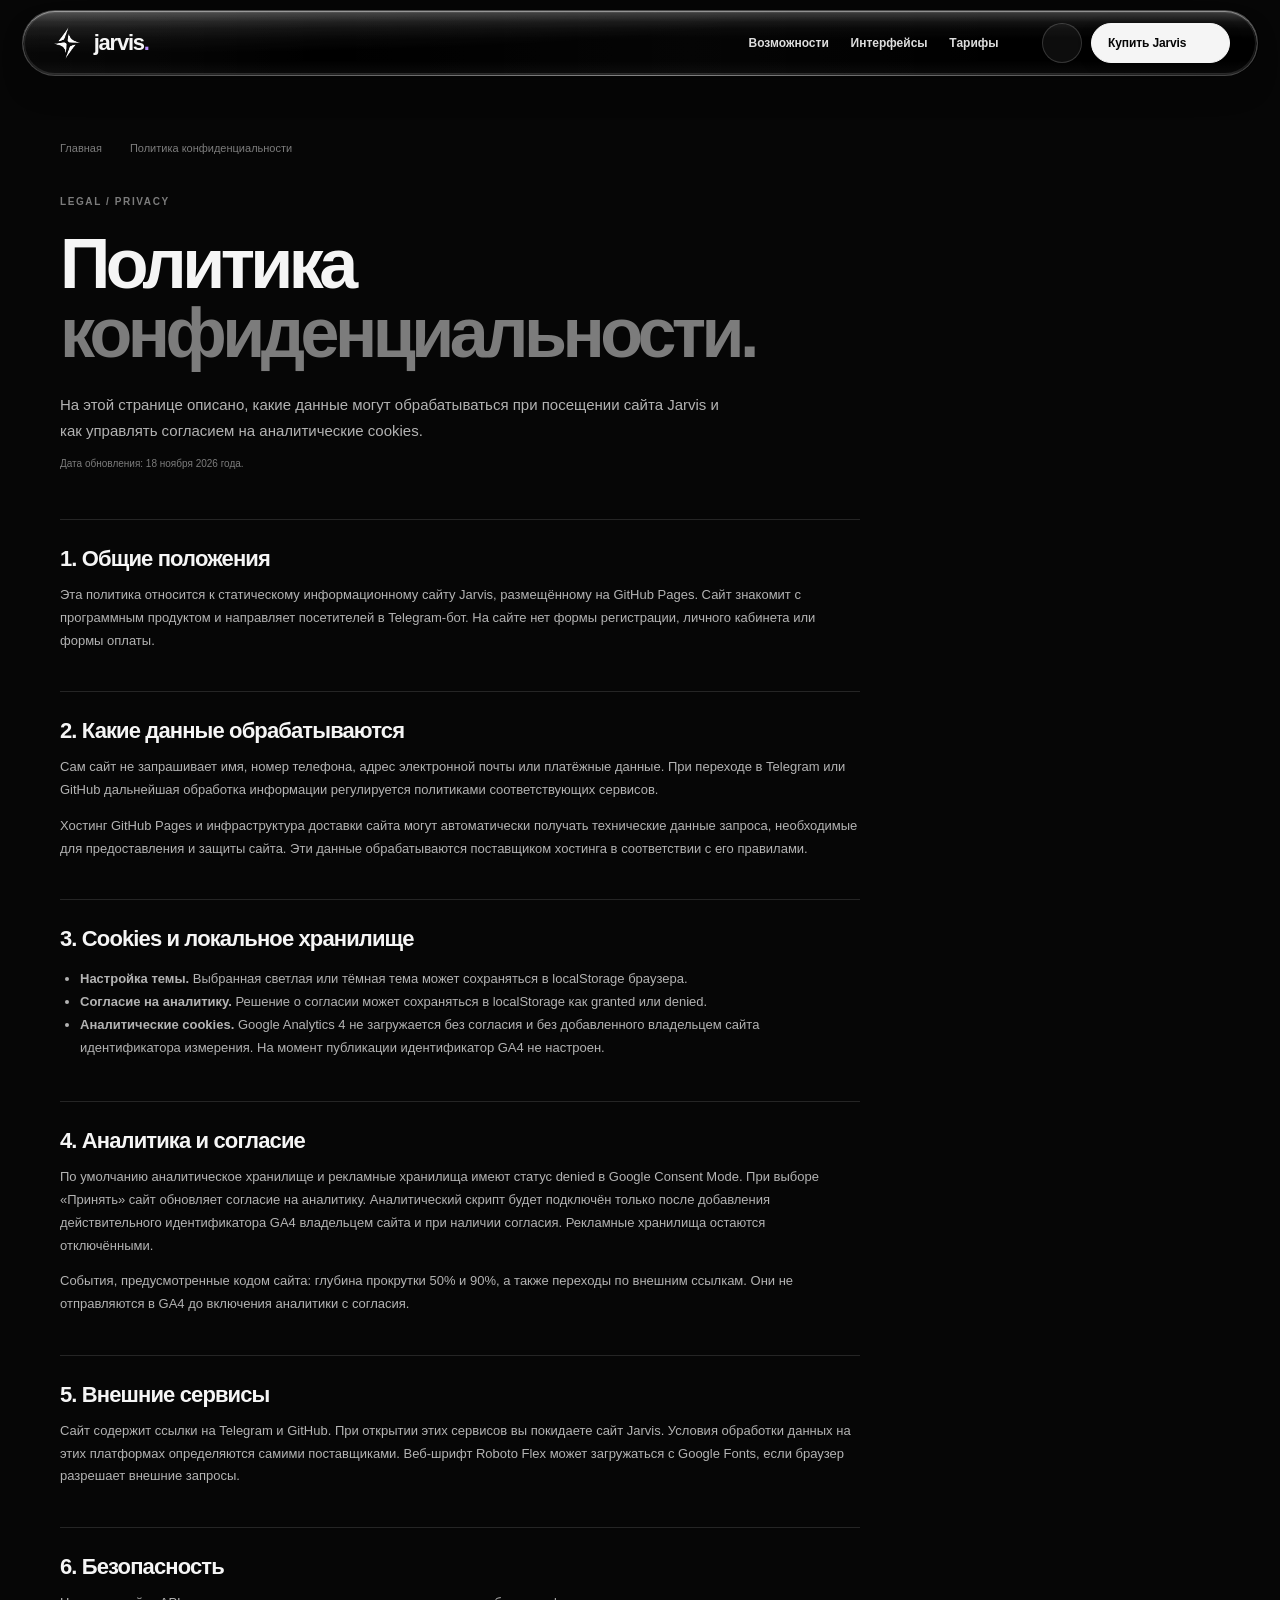
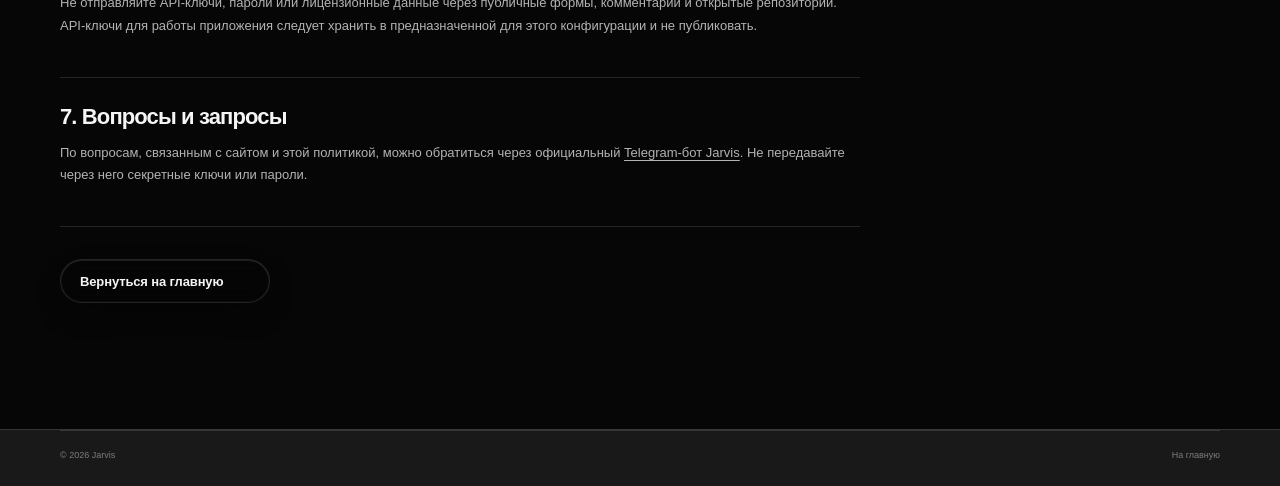
<file: privacy.html>
<!doctype html>
<html lang="ru" data-theme="dark">
<head>
  <meta charset="utf-8"><meta name="viewport" content="width=device-width, initial-scale=1, viewport-fit=cover">
  <meta name="theme-color" content="#060606"><meta name="robots" content="index,follow">
  <title>Политика конфиденциальности сайта Jarvis — cookies и аналитика</title>
  <meta name="description" content="Политика конфиденциальности сайта Jarvis: данные, cookies, аналитика с согласием и способы связи. Узнайте, как управлять настройками конфиденциальности.">
  <link rel="canonical" href="https://tandi345645321.github.io/JarvisAPP/privacy.html"><link rel="icon" href="favicon.svg" type="image/svg+xml"><link rel="mask-icon" href="safari-pinned-tab.svg" color="#b58eea"><link rel="stylesheet" href="styles.css"><script src="script.js" defer></script>
  <script type="application/ld+json">{"@context":"https://schema.org","@type":"BreadcrumbList","itemListElement":[{"@type":"ListItem","position":1,"name":"Главная","item":"https://tandi345645321.github.io/JarvisAPP/"},{"@type":"ListItem","position":2,"name":"Политика конфиденциальности","item":"https://tandi345645321.github.io/JarvisAPP/privacy.html"}]}</script>
</head>
<body>
  <a class="skip-link" href="#main">Перейти к содержимому</a>
  <header class="site-header is-scrolled"><div class="container header-inner"><a class="brand" href="index.html"><img src="jarvis-mark.png" width="34" height="34" alt=""><span>jarvis<span class="brand-period">.</span></span></a><nav class="desktop-nav" aria-label="Основная навигация"><a href="index.html#features">Возможности</a><a href="index.html#interfaces">Интерфейсы</a><a href="index.html#pricing">Тарифы</a></nav><div class="header-actions"><button class="theme-toggle" type="button" aria-label="Переключить тему"><svg class="icon icon-sun"><use href="index.html#i-sun"/></svg><svg class="icon icon-moon"><use href="index.html#i-moon"/></svg></button><a class="button button-small button-light" href="https://t.me/JarvisAI_agent" target="_blank" rel="noopener noreferrer">Купить Jarvis <svg class="icon"><use href="index.html#i-arrow"/></svg></a></div></div></header>
  <main id="main" class="inner-main"><div class="container"><nav class="breadcrumbs" aria-label="breadcrumb"><a href="index.html">Главная</a><svg class="icon"><use href="index.html#i-chevron"/></svg><span aria-current="page">Политика конфиденциальности</span></nav><div class="eyebrow">LEGAL / PRIVACY</div><h1>Политика<br><span class="text-secondary">конфиденциальности.</span></h1><p class="inner-lede">На этой странице описано, какие данные могут обрабатываться при посещении сайта Jarvis и как управлять согласием на аналитические cookies.</p><p class="small-note">Дата обновления: 18 ноября 2026 года.</p>
    <div class="legal-content">
      <section id="general"><h2>1. Общие положения</h2><p>Эта политика относится к статическому информационному сайту Jarvis, размещённому на GitHub Pages. Сайт знакомит с программным продуктом и направляет посетителей в Telegram-бот. На сайте нет формы регистрации, личного кабинета или формы оплаты.</p></section>
      <section id="data"><h2>2. Какие данные обрабатываются</h2><p>Сам сайт не запрашивает имя, номер телефона, адрес электронной почты или платёжные данные. При переходе в Telegram или GitHub дальнейшая обработка информации регулируется политиками соответствующих сервисов.</p><p>Хостинг GitHub Pages и инфраструктура доставки сайта могут автоматически получать технические данные запроса, необходимые для предоставления и защиты сайта. Эти данные обрабатываются поставщиком хостинга в соответствии с его правилами.</p></section>
      <section id="cookies"><h2>3. Cookies и локальное хранилище</h2><ul><li><strong>Настройка темы.</strong> Выбранная светлая или тёмная тема может сохраняться в localStorage браузера.</li><li><strong>Согласие на аналитику.</strong> Решение о согласии может сохраняться в localStorage как granted или denied.</li><li><strong>Аналитические cookies.</strong> Google Analytics 4 не загружается без согласия и без добавленного владельцем сайта идентификатора измерения. На момент публикации идентификатор GA4 не настроен.</li></ul></section>
      <section id="analytics"><h2>4. Аналитика и согласие</h2><p>По умолчанию аналитическое хранилище и рекламные хранилища имеют статус denied в Google Consent Mode. При выборе «Принять» сайт обновляет согласие на аналитику. Аналитический скрипт будет подключён только после добавления действительного идентификатора GA4 владельцем сайта и при наличии согласия. Рекламные хранилища остаются отключёнными.</p><p>События, предусмотренные кодом сайта: глубина прокрутки 50% и 90%, а также переходы по внешним ссылкам. Они не отправляются в GA4 до включения аналитики с согласия.</p></section>
      <section id="third-party"><h2>5. Внешние сервисы</h2><p>Сайт содержит ссылки на Telegram и GitHub. При открытии этих сервисов вы покидаете сайт Jarvis. Условия обработки данных на этих платформах определяются самими поставщиками. Веб-шрифт Roboto Flex может загружаться с Google Fonts, если браузер разрешает внешние запросы.</p></section>
      <section id="security"><h2>6. Безопасность</h2><p>Не отправляйте API-ключи, пароли или лицензионные данные через публичные формы, комментарии и открытые репозитории. API-ключи для работы приложения следует хранить в предназначенной для этого конфигурации и не публиковать.</p></section>
      <section id="contact"><h2>7. Вопросы и запросы</h2><p>По вопросам, связанным с сайтом и этой политикой, можно обратиться через официальный <a href="https://t.me/JarvisAI_agent" target="_blank" rel="noopener noreferrer">Telegram-бот Jarvis</a>. Не передавайте через него секретные ключи или пароли.</p></section>
    </div>
    <p style="margin-top:32px"><a class="button button-glass" href="index.html">Вернуться на главную <svg class="icon"><use href="index.html#i-arrow"/></svg></a></p>
  </div></main>
  <footer class="site-footer"><div class="container footer-bottom"><span>© 2026 Jarvis</span><a href="index.html">На главную</a></div></footer>
</body></html>
</file>
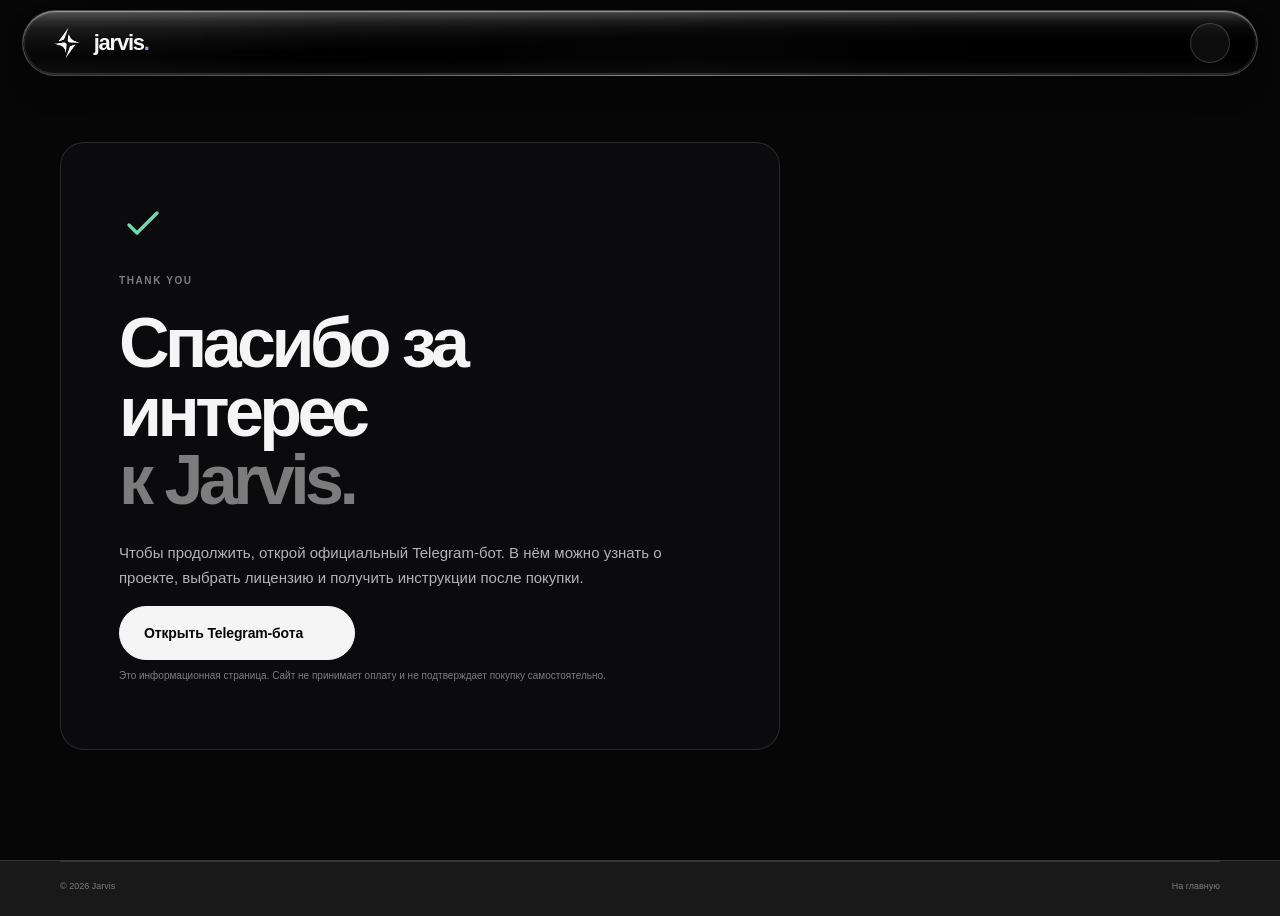
<file: thanks.html>
<!doctype html>
<html lang="ru" data-theme="dark"><head>
<meta charset="utf-8"><meta name="viewport" content="width=device-width, initial-scale=1, viewport-fit=cover"><meta name="theme-color" content="#060606"><meta name="robots" content="noindex,nofollow">
<title>Спасибо за интерес к Jarvis — AI-ассистенту для Windows и ПК</title><meta name="description" content="Спасибо за интерес к Jarvis. В официальном Telegram-боте можно узнать о продукте, выбрать лицензию, получить архив проекта и инструкции по настройке.">
<link rel="icon" href="favicon.svg" type="image/svg+xml"><link rel="mask-icon" href="safari-pinned-tab.svg" color="#b58eea"><link rel="stylesheet" href="styles.css"><script src="script.js" defer></script>
</head><body><a class="skip-link" href="#main">Перейти к содержимому</a><header class="site-header is-scrolled"><div class="container header-inner"><a class="brand" href="index.html"><img src="jarvis-mark.png" width="34" height="34" alt=""><span>jarvis<span class="brand-period">.</span></span></a><div class="header-actions"><button class="theme-toggle" type="button" aria-label="Переключить тему"><svg class="icon icon-sun"><use href="index.html#i-sun"/></svg><svg class="icon icon-moon"><use href="index.html#i-moon"/></svg></button></div></div></header>
<main id="main" class="inner-main"><div class="container"><div class="thanks-card reveal is-visible"><svg class="icon icon-large" viewBox="0 0 24 24" aria-hidden="true" fill="none" stroke="currentColor" stroke-width="1.7"><path d="m5 12 4 4L19 6" stroke-linecap="round" stroke-linejoin="round"/></svg><div class="eyebrow">THANK YOU</div><h1>Спасибо за интерес<br><span class="text-secondary">к Jarvis.</span></h1><p class="inner-lede">Чтобы продолжить, открой официальный Telegram-бот. В нём можно узнать о проекте, выбрать лицензию и получить инструкции после покупки.</p><a class="button button-light button-large" href="https://t.me/JarvisAI_agent" target="_blank" rel="noopener noreferrer">Открыть Telegram-бота <svg class="icon"><use href="index.html#i-arrow"/></svg></a><p class="small-note" style="margin-top:20px">Это информационная страница. Сайт не принимает оплату и не подтверждает покупку самостоятельно.</p></div></div></main>
<footer class="site-footer"><div class="container footer-bottom"><span>© 2026 Jarvis</span><a href="index.html">На главную</a></div></footer></body></html>
</file>
<file: styles.css>
:root {
  color-scheme: dark;
  --color-paper: #060606;
  --color-ink: #f5f5f5;
  --color-secondary: #b3b3b3;
  --color-muted: #7c7c7c;
  --color-rule: color-mix(in srgb, var(--color-ink) 13%, transparent);
  --color-soft: color-mix(in srgb, var(--color-ink) 7%, transparent);
  --color-card: #0b0b0d;
  --color-card-alt: #101012;
  --color-accent: #b78cff;
  --color-green: #72d7ad;
  --ease-soft: cubic-bezier(.22,1,.36,1);
  --ease-strong: cubic-bezier(.23,1,.32,1);
  --font-sans: "SF Pro Text", "SF Pro Display", -apple-system, BlinkMacSystemFont, "Segoe UI", sans-serif;
  --font-display: "Roboto Flex", "SF Pro Display", var(--font-sans);
  --font-mono: ui-monospace, "SF Mono", Consolas, monospace;
  --container: 1160px;
  --header-h: 76px;
  --glass-bg: color-mix(in srgb, var(--color-paper) 78%, transparent);
  --glass-shadow: inset 0 1px 0 #ffffff12, inset 0 0 0 1px #ffffff08, 0 12px 32px -12px #0009;
}
:root[data-theme="light"] {
  color-scheme: light;
  --color-paper: #f5f5f4;
  --color-ink: #111113;
  --color-secondary: #5c5c60;
  --color-muted: #6b6b72;
  --color-rule: color-mix(in srgb, var(--color-ink) 14%, transparent);
  --color-soft: color-mix(in srgb, var(--color-ink) 5%, transparent);
  --color-card: #fff;
  --color-card-alt: #eeeeef;
  --color-accent: #7048a7;
  --color-green: #237c55;
  --glass-bg: color-mix(in srgb, var(--color-paper) 84%, transparent);
  --glass-shadow: inset 0 1px 0 #ffffffd0, 0 12px 32px -12px #0002;
}
* { box-sizing: border-box; }
@view-transition { navigation: auto; }
::view-transition-old(root), ::view-transition-new(root) { animation-duration: .28s; }
html { scroll-behavior: smooth; scroll-padding-top: 94px; background: var(--color-paper); }
body { margin: 0; color: var(--color-ink); background: var(--color-paper); font-family: var(--font-sans); font-variant-numeric: tabular-nums; -webkit-font-smoothing: antialiased; overflow-x: hidden; transition: background-color .35s var(--ease-soft), color .35s var(--ease-soft); }
body::before { content: ""; position: fixed; inset: 0; z-index: -1; pointer-events: none; opacity: .12; background-image: linear-gradient(to right, var(--color-rule) 1px, transparent 1px), linear-gradient(to bottom, var(--color-rule) 1px, transparent 1px); background-size: 84px 84px; mask-image: linear-gradient(to bottom, #000, transparent 78%); }
::selection { background: #9a6ad355; color: var(--color-ink); }
a { color: inherit; text-decoration: none; }
button { font: inherit; }
button, a { -webkit-tap-highlight-color: transparent; }
:where(a,button,input,summary):focus-visible { outline: 2px solid var(--color-accent); outline-offset: 3px; }
img { display: block; max-width: 100%; height: auto; }
.icon { width: 18px; height: 18px; flex: none; fill: none; stroke: currentColor; stroke-width: 1.7; stroke-linecap: round; stroke-linejoin: round; }
.svg-defs { position: absolute; width: 0; height: 0; overflow: hidden; }
.container { width: min(var(--container), calc(100% - 56px)); margin-inline: auto; }
.sr-only { position: absolute; width: 1px; height: 1px; padding: 0; margin: -1px; overflow: hidden; clip: rect(0,0,0,0); white-space: nowrap; border: 0; }
.skip-link { position: fixed; z-index: 999; top: 12px; left: 12px; padding: 12px 16px; color: #080808; background: #fff; border-radius: 8px; transform: translateY(-150%); transition: transform .25s var(--ease-soft); }
.skip-link:focus { transform: translateY(0); }
.site-header { position: fixed; inset: 0 0 auto; z-index: 100; height: var(--header-h); border-bottom: 1px solid transparent; transition: transform .45s var(--ease-soft), background-color .35s var(--ease-soft), border-color .35s var(--ease-soft); }
.site-header.is-scrolled { background: var(--glass-bg); border-color: var(--color-rule); backdrop-filter: blur(16px) saturate(1.5); -webkit-backdrop-filter: blur(16px) saturate(1.5); box-shadow: var(--glass-shadow); }
.site-header.is-hidden { transform: translateY(-110%); }
.header-inner { height: 100%; display: flex; align-items: center; justify-content: space-between; gap: 28px; }
.brand { display: inline-flex; align-items: center; gap: 10px; font-family: var(--font-display); font-size: 22px; line-height: 1; font-weight: 760; letter-spacing: -.055em; }
.brand img { width: 34px; height: 34px; object-fit: contain; }
.brand-period { color: var(--color-accent); }
.desktop-nav { display: flex; align-items: center; gap: clamp(20px,3vw,38px); margin-left: auto; margin-right: 22px; }
.desktop-nav a, .footer-col a { color: var(--color-secondary); font-size: 13px; transition: color .25s var(--ease-soft); }
.desktop-nav a:hover, .footer-col a:hover { color: var(--color-ink); }
.header-actions { display: flex; align-items: center; gap: 12px; }
.theme-toggle, .menu-toggle { width: 40px; height: 40px; display: grid; place-items: center; padding: 0; border: 1px solid var(--color-rule); border-radius: 50%; color: var(--color-secondary); cursor: pointer; transition: color .25s var(--ease-soft), background .25s var(--ease-soft), transform .25s var(--ease-soft); }
.theme-toggle:hover, .menu-toggle:hover { color: var(--color-ink); background: var(--color-soft); transform: translateY(-1px); }
.theme-toggle .icon-moon { display: none; }
:root[data-theme="light"] .theme-toggle .icon-sun { display: none; }
:root[data-theme="light"] .theme-toggle .icon-moon { display: block; }
.menu-toggle, .mobile-nav { display: none; }
.button { min-height: 44px; display: inline-flex; justify-content: center; align-items: center; gap: 11px; padding: 0 19px; border: 1px solid transparent; border-radius: 999px; font-size: 13px; font-weight: 650; letter-spacing: -.01em; cursor: pointer; transition: color .3s var(--ease-soft), background .3s var(--ease-soft), border-color .3s var(--ease-soft), box-shadow .3s var(--ease-soft), transform .3s var(--ease-soft); }
.button:hover { transform: translateY(-2px); }
.button:active { transform: scale(.98); }
.button .icon { width: 16px; height: 16px; }
.button-small { min-height: 40px; padding: 0 16px; font-size: 12px; }
.button-large { min-height: 54px; padding-inline: 24px; font-size: 14px; }
.button-light { background: var(--color-ink); color: var(--color-paper); border-color: var(--color-ink); }
.button-light:hover { box-shadow: 0 8px 30px #ffffff20; }
:root[data-theme="light"] .button-light:hover { box-shadow: 0 8px 30px #0002; }
.button-glass { color: var(--color-ink); border-color: var(--color-rule); background: var(--glass-bg); backdrop-filter: blur(10px) saturate(1.5); -webkit-backdrop-filter: blur(10px) saturate(1.5); box-shadow: var(--glass-shadow); }
.button-glass:hover { background: var(--color-soft); border-color: color-mix(in srgb, var(--color-ink) 24%, transparent); }
.section-shell { position: relative; overflow: hidden; }
.hero { padding: calc(var(--header-h) + clamp(74px, 10vw, 126px)) 0 36px; }
.hero-backdrop { position: absolute; width: 820px; height: 620px; right: -210px; top: -220px; background: radial-gradient(ellipse, #69459a20, transparent 66%); filter: blur(10px); pointer-events: none; }
.hero-grid { display: grid; grid-template-columns: minmax(0,.92fr) minmax(500px,1.08fr); align-items: center; gap: clamp(42px,6vw,82px); }
.hero-copy { position: relative; z-index: 1; padding-bottom: 14px; }
.eyebrow, .mini-kicker, .strip-label, .footer-label { color: var(--color-muted); font-size: 10px; font-weight: 700; line-height: 1.2; letter-spacing: .16em; }
.eyebrow { display: flex; align-items: center; gap: 10px; margin-bottom: 22px; }
.status-dot { width: 7px; height: 7px; border-radius: 50%; background: var(--color-green); box-shadow: 0 0 12px color-mix(in srgb, var(--color-green) 45%, transparent); }
h1,h2,h3,p,figure { margin-top: 0; }
h1,h2,h3 { font-family: var(--font-display); }
h1 { max-width: 720px; margin-bottom: 25px; font-size: clamp(54px,6.6vw,86px); line-height: .98; font-weight: 650; letter-spacing: -.065em; }
.gradient-text { color: transparent; background: linear-gradient(105deg, #f5f5f5 5%, #c9b0ec 48%, #9d72ce 100%); background-clip: text; -webkit-background-clip: text; }
:root[data-theme="light"] .gradient-text { background-image: linear-gradient(105deg, #111 5%, #5a3b80 100%); }
.hero-lede { max-width: 520px; margin-bottom: 30px; color: var(--color-secondary); font-size: clamp(16px,1.5vw,18px); line-height: 1.62; }
.hero-actions { display: flex; flex-wrap: wrap; gap: 12px; }
.hero-meta { display: flex; align-items: center; flex-wrap: wrap; gap: 12px; margin-top: 35px; color: var(--color-muted); font-size: 11px; }
.hero-meta span { display: inline-flex; align-items: center; gap: 7px; }
.hero-meta .icon { width: 15px; height: 15px; }
.hero-meta i { width: 3px; height: 3px; border-radius: 50%; background: var(--color-muted); }
.hero-visual { position: relative; min-width: 0; padding: 13px; border: 1px solid var(--color-rule); border-radius: 22px; background: linear-gradient(145deg, color-mix(in srgb,var(--color-ink) 7%,var(--color-paper)), color-mix(in srgb,var(--color-ink) 2%,var(--color-paper))); box-shadow: 0 30px 100px -48px #000, inset 0 1px 0 #ffffff0a; }
.visual-topline { display: flex; align-items: center; justify-content: space-between; padding: 3px 4px 13px; color: var(--color-secondary); font: 10px var(--font-mono); letter-spacing: .06em; }
.visual-topline span:first-child { display: inline-flex; gap: 8px; align-items: center; }
.visual-topline b { width: 7px; height: 7px; display: inline-block; border-radius: 50%; background: var(--color-green); }
.visual-live { color: var(--color-muted); font-size: 9px; }
.cli-frame { overflow: hidden; margin: 0; border: 1px solid var(--color-rule); border-radius: 12px; background: #0a0a0a; }
.cli-frame img { width: 100%; height: auto; aspect-ratio: 1482 / 770; object-fit: cover; }
.floating-note { position: absolute; display: flex; align-items: center; gap: 9px; padding: 10px 13px; border: 1px solid var(--color-rule); border-radius: 12px; background: var(--glass-bg); backdrop-filter: blur(12px) saturate(1.5); -webkit-backdrop-filter: blur(12px) saturate(1.5); box-shadow: var(--glass-shadow); }
.note-left { left: -35px; bottom: 66px; }
.note-right { right: -26px; top: 84px; }
.note-icon { width: 31px; height: 31px; display: grid; place-items: center; color: var(--color-secondary); border: 1px solid var(--color-rule); border-radius: 9px; }
.note-icon .icon { width: 16px; height: 16px; }
.note-violet { color: var(--color-accent); }
.floating-note strong,.floating-note small { display: block; }
.floating-note strong { font-size: 10px; font-weight: 650; }
.floating-note small { margin-top: 3px; color: var(--color-muted); font-size: 9px; }
.visual-caption { margin-top: 12px; color: var(--color-muted); font: 10px var(--font-mono); text-align: center; }
.trust-strip { display: grid; grid-template-columns: repeat(3,1fr); gap: 24px; margin-top: clamp(65px,9vw,112px); padding: 20px 0; border-top: 1px solid var(--color-rule); border-bottom: 1px solid var(--color-rule); }
.trust-strip > div { display: flex; flex-direction: column; gap: 8px; }
.strip-label { font-size: 9px; }
.trust-strip strong { font-size: 13px; font-weight: 560; letter-spacing: -.025em; }
.section { padding: clamp(92px,12vw,150px) 0; }
.section-heading { display: flex; align-items: end; justify-content: space-between; gap: 40px; margin-bottom: 50px; }
.section-heading h2, .faq-heading h2, .pricing-heading h2 { margin: 0; font-size: clamp(44px,5.5vw,70px); line-height: 1.02; font-weight: 640; letter-spacing: -.06em; }
.text-secondary { color: var(--color-muted); }
.section-heading > p { max-width: 350px; margin: 0 0 5px; color: var(--color-secondary); font-size: 14px; line-height: 1.7; }
.feature-grid { display: grid; grid-template-columns: repeat(3,minmax(0,1fr)); gap: 12px; }
.feature-card { position: relative; min-height: 260px; padding: 25px; overflow: hidden; border: 1px solid var(--color-rule); border-radius: 18px; background: var(--color-card); transition: border-color .35s var(--ease-soft), transform .35s var(--ease-soft), background-color .35s var(--ease-soft); }
.feature-card:hover { transform: translateY(-4px); border-color: color-mix(in srgb,var(--color-accent) 32%,var(--color-rule)); }
.feature-card-large { grid-column: span 1; background: linear-gradient(145deg, var(--color-card-alt), var(--color-card)); }
.feature-icon { width: 39px; height: 39px; display: grid; place-items: center; margin-bottom: 25px; border: 1px solid var(--color-rule); border-radius: 12px; color: var(--color-secondary); background: var(--color-soft); }
.feature-icon .icon { width: 19px; height: 19px; }
.feature-number { margin-bottom: 10px; color: var(--color-muted); font: 9px var(--font-mono); letter-spacing: .08em; }
.feature-card h3 { margin: 0 0 9px; font-size: 20px; line-height: 1.2; font-weight: 620; letter-spacing: -.04em; }
.feature-card p { max-width: 310px; margin: 0; color: var(--color-secondary); font-size: 13px; line-height: 1.65; }
.file-visual { display: flex; align-items: center; gap: 8px; margin-top: 25px; }
.file-pill { display: flex; align-items: center; gap: 6px; padding: 8px 10px; border: 1px solid var(--color-rule); border-radius: 8px; color: var(--color-secondary); background: var(--color-soft); font: 10px var(--font-mono); }
.file-pill .icon { width: 13px; height: 13px; }
.file-pill.muted { opacity: .65; }
.file-line { width: 17px; height: 1px; background: var(--color-muted); }
.file-line.short { width: 11px; }
.feature-footnote { display: flex; gap: 8px; margin-top: 19px; color: var(--color-muted); font-size: 11px; line-height: 1.6; }
.footnote-mark { color: var(--color-accent); }
.section-interface { background: linear-gradient(180deg, transparent, color-mix(in srgb,var(--color-ink) 2%,transparent) 45%, transparent); }
.section-heading-center { display: flex; flex-direction: column; align-items: center; text-align: center; }
.section-heading-center .eyebrow { margin-bottom: 20px; }
.section-heading-center h2 { margin: 0; font-size: clamp(46px,6vw,76px); line-height: .98; font-weight: 640; letter-spacing: -.065em; }
.section-heading-center > p { max-width: 520px; margin: 21px 0 0; font-size: 14px; }
.interface-grid { display: grid; grid-template-columns: 1fr 1fr; gap: 14px; }
.interface-card { min-width: 0; padding: 24px; border: 1px solid var(--color-rule); border-radius: 20px; background: var(--color-card); }
.interface-card-head { display: flex; align-items: center; justify-content: space-between; }
.interface-card-head h3 { margin: 9px 0 0; font-size: 23px; font-weight: 620; letter-spacing: -.045em; }
.interface-symbol { width: 42px; height: 42px; display: grid; place-items: center; border: 1px solid var(--color-rule); border-radius: 13px; color: var(--color-secondary); }
.interface-card > p { max-width: 420px; margin: 12px 0 22px; color: var(--color-secondary); font-size: 13px; line-height: 1.6; }
.screenshot-wrap { overflow: hidden; display: flex; justify-content: center; align-items: center; margin: 0; border: 1px solid var(--color-rule); border-radius: 12px; background: #0a0a0a; }
.screenshot-wrap img { width: 100%; height: 100%; object-fit: contain; }
.screenshot-telegram { min-height: 216px; }
.screenshot-telegram img { max-height: 245px; }
.screenshot-cli { min-height: 216px; }
.screenshot-cli img { aspect-ratio: 1482/770; object-fit: contain; }
.interface-caption { display: flex; justify-content: space-between; gap: 10px; margin-top: 13px; color: var(--color-muted); font: 9px var(--font-mono); letter-spacing: .05em; }
.telegram-flow { display: grid; grid-template-columns: .85fr 1.15fr; gap: 50px; align-items: center; margin-top: 76px; padding: 36px; border: 1px solid var(--color-rule); border-radius: 22px; background: linear-gradient(125deg,var(--color-card-alt),var(--color-card)); }
.telegram-flow-copy h3 { margin: 13px 0 12px; font-size: clamp(28px,3.3vw,40px); line-height: 1.08; font-weight: 620; letter-spacing: -.05em; }
.telegram-flow-copy p { max-width: 350px; margin: 0 0 22px; color: var(--color-secondary); font-size: 13px; line-height: 1.65; }
.text-link { display: inline-flex; align-items: center; gap: 9px; color: var(--color-ink); font-size: 12px; font-weight: 650; transition: gap .25s var(--ease-soft), color .25s var(--ease-soft); }
.text-link:hover { gap: 14px; color: var(--color-accent); }
.text-link .icon { width: 15px; height: 15px; }
.telegram-flow-image { position: relative; }
.telegram-flow-image figure { max-width: 550px; margin: 0 auto; overflow: hidden; border: 1px solid var(--color-rule); border-radius: 14px; background: #090909; box-shadow: 0 25px 70px -45px #000; }
.telegram-flow-image img { width: 100%; height: auto; }
.image-index { position: absolute; right: 0; bottom: -23px; color: var(--color-muted); font: 9px var(--font-mono); letter-spacing: .1em; }
.engine-grid { display: grid; grid-template-columns: 1fr 1fr; gap: 70px; align-items: center; }
.engine-copy h2, .growth-copy h2 { margin: 0 0 20px; font-size: clamp(46px,5.7vw,72px); line-height: .98; font-weight: 640; letter-spacing: -.065em; }
.engine-copy > p, .growth-copy > p { max-width: 485px; margin: 0; color: var(--color-secondary); font-size: 14px; line-height: 1.75; }
.model-list { margin-top: 34px; border-top: 1px solid var(--color-rule); }
.model-row { min-height: 72px; display: grid; grid-template-columns: 42px 1fr auto; align-items: center; gap: 12px; border-bottom: 1px solid var(--color-rule); }
.model-index { color: var(--color-muted); font: 11px var(--font-mono); }
.model-row strong,.model-row small { display: block; }
.model-row strong { font-size: 14px; font-weight: 620; }
.model-row small { margin-top: 5px; color: var(--color-muted); font-size: 11px; }
.model-tag { color: var(--color-muted); font: 8px var(--font-mono); letter-spacing: .1em; }
.engine-visual { position: relative; min-height: 460px; display: grid; place-items: center; overflow: hidden; border: 1px solid var(--color-rule); border-radius: 24px; background: radial-gradient(ellipse at center, color-mix(in srgb,var(--color-accent) 10%,transparent), transparent 62%), var(--color-card); }
.engine-orbit { position: absolute; width: 340px; height: 340px; border: 1px solid var(--color-rule); border-radius: 50%; }
.orbit-two { width: 240px; height: 240px; border-style: dashed; opacity: .55; }
.engine-core { position: relative; z-index: 2; width: 134px; height: 134px; display: flex; flex-direction: column; align-items: center; justify-content: center; gap: 7px; border: 1px solid color-mix(in srgb,var(--color-accent) 28%,var(--color-rule)); border-radius: 50%; background: var(--color-card-alt); box-shadow: 0 0 80px color-mix(in srgb,var(--color-accent) 12%,transparent), inset 0 1px 0 #ffffff14; }
.engine-core-photo { width: 82px; height: 82px; flex: 0 0 82px; overflow: hidden; border: 1px solid color-mix(in srgb,var(--color-accent) 34%,transparent); border-radius: 50%; background-color: #0a0710; background-image: url("jarvis-startup.webp"); background-repeat: no-repeat; background-size: 245% auto; background-position: 50% 13%; box-shadow: 0 0 28px #a56cff2b, inset 0 1px 0 #ffffff20; }
.engine-core span { color: var(--color-secondary); font: 8px var(--font-mono); letter-spacing: .12em; }
.engine-node { position: absolute; z-index: 3; display: flex; align-items: center; gap: 7px; padding: 10px 12px; border: 1px solid var(--color-rule); border-radius: 10px; background: var(--glass-bg); backdrop-filter: blur(12px); box-shadow: var(--glass-shadow); }
.engine-node strong { font-size: 11px; font-weight: 650; }
.engine-node small { color: var(--color-muted); font-size: 9px; }
.node-dot { width: 6px; height: 6px; border-radius: 50%; background: var(--color-accent); }
.node-groq { left: 7%; top: 23%; }
.node-mistral { right: 6%; top: 28%; }
.node-vision { bottom: 20%; left: 50%; transform: translateX(-50%); }
.engine-foot { position: absolute; bottom: 20px; color: var(--color-muted); font: 8px var(--font-mono); letter-spacing: .12em; }
.section-growth { padding-top: 50px; }
.growth-grid { display: grid; grid-template-columns: 1fr 1fr; align-items: center; gap: clamp(50px,8vw,110px); }
.growth-image { position: relative; overflow: hidden; border: 1px solid var(--color-rule); border-radius: 24px; background: #080809; }
.growth-image::after { content: ""; position: absolute; inset: 40% 0 0; background: linear-gradient(transparent,#07070775); pointer-events: none; }
.growth-image img { width: 100%; aspect-ratio: 1; object-fit: cover; transition: transform .8s var(--ease-soft), filter .8s var(--ease-soft); filter: saturate(.78) brightness(.83); }
.growth-image:hover img { transform: scale(1.025); filter: saturate(.95) brightness(.98); }
.growth-copy h2 { margin-bottom: 24px; }
.growth-copy > p code { padding: 2px 5px; color: var(--color-accent); border: 1px solid var(--color-rule); border-radius: 5px; background: var(--color-soft); font: 11px var(--font-mono); }
.plugin-terminal { margin-top: 28px; overflow: hidden; border: 1px solid var(--color-rule); border-radius: 13px; background: #09090a; box-shadow: 0 20px 50px -35px #000; }
.plugin-terminal-top { height: 36px; display: flex; align-items: center; gap: 5px; padding: 0 13px; border-bottom: 1px solid #ffffff12; }
.plugin-terminal-top > span { width: 6px; height: 6px; border-radius: 50%; background: #555; }
.plugin-terminal-top small { margin-left: auto; color: #777; font: 8px var(--font-mono); letter-spacing: .13em; }
.plugin-terminal pre { overflow-x: auto; margin: 0; padding: 17px; color: #c8c8cd; font: 11px/1.8 var(--font-mono); }
.term-dim { color: #777; }.term-purple { color: #b58eea; }.term-prompt { color: #b58eea; }.term-green { color: #72d7ad; }
.small-note { margin-top: 10px !important; color: var(--color-muted) !important; font-size: 10px !important; }
.section-setup { background: linear-gradient(180deg, transparent, color-mix(in srgb,var(--color-ink) 2%,transparent) 48%, transparent); }
.setup-layout { display: grid; grid-template-columns: 1.18fr .82fr; gap: 16px; align-items: stretch; }
.setup-steps { border-top: 1px solid var(--color-rule); }
.setup-step { min-height: 118px; display: grid; grid-template-columns: 44px 1fr 26px; gap: 18px; align-items: center; border-bottom: 1px solid var(--color-rule); }
.step-number { align-self: start; padding-top: 29px; color: var(--color-accent); font: 11px var(--font-mono); }
.setup-step h3 { margin: 0 0 7px; font-size: 18px; font-weight: 620; letter-spacing: -.035em; }
.setup-step p { max-width: 475px; margin: 0; color: var(--color-secondary); font-size: 12px; line-height: 1.6; }
.setup-step > .icon { color: var(--color-muted); }
.setup-aside { display: flex; flex-direction: column; padding: 20px; border: 1px solid var(--color-rule); border-radius: 18px; background: var(--color-card); }
.setup-aside-top { display: flex; justify-content: space-between; align-items: center; }
.windows-label { padding: 6px 9px; border: 1px solid var(--color-rule); border-radius: 99px; color: var(--color-muted); font: 8px var(--font-mono); letter-spacing: .12em; }
.setup-aside > img { width: min(100%,280px); height: auto; aspect-ratio: 1; align-self: center; object-fit: cover; margin: 8px auto; border-radius: 14px; }
.setup-aside-bottom { margin-top: auto; padding-top: 16px; border-top: 1px solid var(--color-rule); }
.setup-aside-bottom strong { font-size: 13px; font-weight: 620; }
.setup-aside-bottom p { margin: 7px 0 0; color: var(--color-muted); font-size: 11px; line-height: 1.55; }
.section-pricing { padding-top: clamp(90px,10vw,126px); }
.pricing-shell { position: relative; padding: clamp(28px,6vw,72px); border: 1px solid var(--color-rule); border-radius: 26px; background: radial-gradient(ellipse at 87% 4%, color-mix(in srgb,var(--color-accent) 8%,transparent), transparent 32%), var(--color-card); }
.pricing-heading { text-align: center; }
.pricing-heading .eyebrow { justify-content: center; }
.pricing-heading h2 { font-size: clamp(44px,5.3vw,68px); }
.pricing-heading > p { max-width: 440px; margin: 18px auto 0; color: var(--color-secondary); font-size: 13px; line-height: 1.65; }
.pricing-content { display: grid; grid-template-columns: minmax(0,1fr) 250px; align-items: center; gap: 18px; max-width: 980px; margin: 42px auto 0; }
.pricing-cards { display: grid; grid-template-columns: repeat(2,minmax(0,1fr)); gap: 14px; }
.pricing-poster { overflow: hidden; margin: 0; border: 1px solid var(--color-rule); border-radius: 16px; background: #080808; }
.pricing-poster img { width: 100%; aspect-ratio: 1; object-fit: cover; }
.pricing-poster figcaption { padding: 9px 12px; color: #888; background: #080808; font: 8px var(--font-mono); letter-spacing: .12em; }
.price-card { position: relative; padding: 25px; border: 1px solid var(--color-rule); border-radius: 17px; background: var(--color-card-alt); }
.price-card-featured { border-color: color-mix(in srgb,var(--color-accent) 35%,var(--color-rule)); box-shadow: 0 16px 60px -48px color-mix(in srgb,var(--color-accent) 60%,transparent); }
.price-feature-label { position: absolute; top: -11px; right: 21px; padding: 6px 10px; color: var(--color-paper); background: var(--color-accent); border-radius: 99px; font: 8px var(--font-mono); font-weight: 700; letter-spacing: .1em; }
.price-top { display: flex; align-items: center; justify-content: space-between; }
.price-icon { width: 35px; height: 35px; display: grid; place-items: center; border: 1px solid var(--color-rule); border-radius: 11px; color: var(--color-secondary); }
.price-icon-accent { color: var(--color-accent); border-color: color-mix(in srgb,var(--color-accent) 30%,var(--color-rule)); }
.price-card h3 { margin: 23px 0 5px; font-size: 23px; font-weight: 620; letter-spacing: -.045em; }
.price-description { margin: 0; color: var(--color-muted); font-size: 11px; }
.price-value { display: flex; align-items: baseline; gap: 8px; margin: 23px 0 21px; }
.price-value strong { font-family: var(--font-display); font-size: clamp(48px,5vw,62px); line-height: .9; font-weight: 680; letter-spacing: -.07em; }
.price-value span { color: var(--color-secondary); font-size: 12px; }
.price-rule { height: 1px; background: var(--color-rule); }
.price-card ul { display: grid; gap: 12px; margin: 20px 0 25px; padding: 0; list-style: none; }
.price-card li { display: flex; align-items: center; gap: 9px; color: var(--color-secondary); font-size: 11px; }
.price-card li .icon { width: 15px; height: 15px; color: var(--color-muted); }
.price-button { width: 100%; }
.pricing-foot { display: flex; align-items: center; justify-content: center; flex-wrap: wrap; gap: 10px; margin-top: 23px; color: var(--color-muted); font-size: 10px; }
.pricing-foot > .icon { width: 15px; height: 15px; }
.pricing-foot a { display: inline-flex; align-items: center; gap: 5px; margin-left: 8px; color: var(--color-secondary); }
.pricing-foot a .icon { width: 13px; height: 13px; }
.section-faq { padding-top: 86px; }
.faq-layout { display: grid; grid-template-columns: .8fr 1.2fr; gap: 90px; }
.faq-heading h2 { margin-bottom: 18px; }
.faq-heading > p { margin: 0 0 22px; color: var(--color-secondary); font-size: 13px; line-height: 1.6; }
.faq-list { border-top: 1px solid var(--color-rule); }
.faq-item { border-bottom: 1px solid var(--color-rule); }
.faq-item summary { display: flex; align-items: center; justify-content: space-between; gap: 20px; padding: 21px 0; cursor: pointer; list-style: none; font-size: 14px; font-weight: 570; letter-spacing: -.02em; }
.faq-item summary::-webkit-details-marker { display: none; }
.faq-plus { position: relative; width: 20px; height: 20px; flex: none; border: 1px solid var(--color-rule); border-radius: 50%; }
.faq-plus::before,.faq-plus::after { content: ""; position: absolute; top: 50%; left: 50%; width: 8px; height: 1px; background: var(--color-secondary); transform: translate(-50%,-50%); transition: transform .3s var(--ease-soft); }
.faq-plus::after { transform: translate(-50%,-50%) rotate(90deg); }
.faq-item[open] .faq-plus::after { transform: translate(-50%,-50%) rotate(0); }
.faq-answer { display: grid; grid-template-rows: 0fr; transition: grid-template-rows .35s var(--ease-soft); }
.faq-item[open] .faq-answer { grid-template-rows: 1fr; }
.faq-answer p { min-height: 0; overflow: hidden; margin: 0; padding: 0 36px 0 0; color: var(--color-secondary); font-size: 12px; line-height: 1.7; }
.faq-item[open] .faq-answer p { padding-bottom: 20px; }
.final-cta { padding: 30px 0 clamp(90px,12vw,140px); }
.final-cta-inner { position: relative; display: flex; flex-direction: column; align-items: center; padding: clamp(55px,8vw,98px) 24px; overflow: hidden; border: 1px solid var(--color-rule); border-radius: 26px; background: radial-gradient(ellipse at 50% 0%, color-mix(in srgb,var(--color-accent) 15%,transparent), transparent 58%), var(--color-card); text-align: center; }
.final-glow { position: absolute; top: -170px; left: 50%; width: 540px; height: 300px; transform: translateX(-50%); background: radial-gradient(ellipse,color-mix(in srgb,var(--color-accent) 17%,transparent),transparent 70%); filter: blur(24px); pointer-events: none; }
.final-mark { position: relative; width: 54px; height: 54px; object-fit: contain; margin-bottom: 20px; }
.final-cta .eyebrow { justify-content: center; margin-bottom: 18px; }
.final-cta h2 { position: relative; margin: 0; font-size: clamp(46px,6vw,74px); line-height: .98; font-weight: 640; letter-spacing: -.065em; }
.final-cta > .container > p { max-width: 440px; margin: 18px 0 25px; color: var(--color-secondary); font-size: 13px; line-height: 1.6; }
.final-meta { margin-top: 20px; color: var(--color-muted); font: 10px var(--font-mono); }
.final-meta span { margin-inline: 7px; }
.site-footer { border-top: 1px solid var(--color-rule); background: color-mix(in srgb,var(--color-paper) 92%,var(--color-ink)); }
.footer-main { display: grid; grid-template-columns: 1fr 180px 180px; gap: 40px; padding: 54px 0 44px; }
.footer-brand p { margin: 15px 0 0; color: var(--color-muted); font-size: 11px; line-height: 1.65; }
.footer-col { display: flex; flex-direction: column; align-items: flex-start; gap: 12px; }
.footer-label { margin-bottom: 5px; }
.footer-col a { display: inline-flex; align-items: center; gap: 5px; font-size: 11px; }
.footer-col a .icon { width: 12px; height: 12px; }
.footer-bottom { display: flex; justify-content: space-between; gap: 20px; padding: 18px 0 23px; border-top: 1px solid var(--color-rule); color: var(--color-muted); font-size: 9px; line-height: 1.5; }
.mobile-sticky-cta { display: none; }
.cookie-banner { position: fixed; z-index: 120; right: 20px; bottom: 20px; width: min(480px, calc(100% - 40px)); display: grid; grid-template-columns: 1fr auto; gap: 15px; padding: 19px; border: 1px solid var(--color-rule); border-radius: 17px; background: var(--glass-bg); backdrop-filter: blur(18px) saturate(1.5); -webkit-backdrop-filter: blur(18px) saturate(1.5); box-shadow: 0 20px 60px #0007, inset 0 1px 0 #ffffff10; }
.cookie-banner[hidden], .mobile-nav[hidden] { display: none; }
.cookie-copy strong { font-size: 12px; }
.cookie-copy p { margin: 6px 0 0; color: var(--color-secondary); font-size: 10px; line-height: 1.55; }
.cookie-copy a { text-decoration: underline; text-underline-offset: 3px; }
.cookie-actions { display: flex; align-items: flex-end; gap: 7px; }
.cookie-actions .button { white-space: nowrap; }
.cookie-settings-panel { grid-column: 1/-1; display: grid; gap: 12px; padding-top: 13px; border-top: 1px solid var(--color-rule); }
.cookie-settings-panel[hidden] { display: none; }
.cookie-settings-panel label { display: grid; grid-template-columns: 18px 1fr; gap: 6px; align-items: center; font-size: 11px; }
.cookie-settings-panel input { accent-color: var(--color-accent); }
.cookie-settings-panel small { grid-column: 2; color: var(--color-muted); font-size: 9px; }
.reveal { opacity: 1; transform: none; }
.js-motion-ready .reveal { opacity: 0; transform: translateY(42px) scale(.975); filter: blur(3px); transition: opacity .9s var(--ease-soft), transform .9s var(--ease-soft), filter .9s var(--ease-soft); transition-delay: calc(var(--i,0) * 110ms); }
.js-motion-ready .reveal.is-visible { opacity: 1; transform: translateY(0) scale(1); filter: blur(0); }

/* Intentional motion: ambient light, interface float, orbit rotation and visible interaction feedback. */
@keyframes ambient-drift { 0% { transform: translate3d(0,0,0) scale(1); opacity: .72; } 100% { transform: translate3d(-44px,35px,0) scale(1.12); opacity: 1; } }
@keyframes status-pulse { 0%,100% { box-shadow: 0 0 0 0 color-mix(in srgb,var(--color-green) 0%,transparent); opacity: .9; } 50% { box-shadow: 0 0 0 7px color-mix(in srgb,var(--color-green) 13%,transparent); opacity: 1; } }
@keyframes note-float { 0%,100% { transform: translateY(0); } 50% { transform: translateY(-8px); } }
@keyframes orbit-rotation { to { rotate: 360deg; } }
@keyframes orbit-rotation-reverse { to { rotate: -360deg; } }
@keyframes terminal-cursor { 0%,48% { opacity: 1; } 49%,100% { opacity: 0; } }
@keyframes visual-enter { from { opacity: 0; transform: scale(.965) translateY(15px); filter: blur(6px); } to { opacity: 1; transform: scale(1) translateY(0); filter: blur(0); } }
.hero-backdrop { animation: ambient-drift 17s var(--ease-soft) infinite alternate; }
.orbit-one { animation: orbit-rotation 90s linear infinite; }
.orbit-two { animation: orbit-rotation-reverse 66s linear infinite; }
.hero-visual { transition: transform .65s var(--ease-soft), box-shadow .65s var(--ease-soft); }
.hero-visual:hover { transform: translateY(-4px); box-shadow: 0 38px 110px -48px #000, inset 0 1px 0 #ffffff0a; }
.status-dot { animation: status-pulse 2.4s ease-in-out infinite; }
.note-left { animation: note-float 5.5s var(--ease-soft) infinite; }
.note-right { animation: note-float 6.2s var(--ease-soft) -1.7s infinite; }
.cli-frame img { animation: visual-enter 1s .18s both var(--ease-soft); }
.plugin-terminal pre::after { content: "▋"; display: inline-block; margin-left: 4px; color: var(--color-accent); animation: terminal-cursor 1.1s steps(1,end) infinite; }
.feature-card, .interface-card, .price-card, .gallery-card { will-change: transform; }
.feature-card:hover, .interface-card:hover, .price-card:hover, .gallery-card:hover { transform: translateY(-5px); }
.gallery-card { position: relative; overflow: hidden; margin: 0; min-width: 0; border: 1px solid var(--color-rule); border-radius: 18px; background: var(--color-card); transition: transform .55s var(--ease-soft), border-color .4s var(--ease-soft), box-shadow .4s var(--ease-soft); }
.gallery-card:hover { border-color: color-mix(in srgb,var(--color-accent) 42%,var(--color-rule)); box-shadow: 0 24px 60px -42px #a16eea66; }
.gallery-card img { width: 100%; height: 100%; aspect-ratio: 1; object-fit: cover; transition: transform .9s var(--ease-soft), filter .8s var(--ease-soft); filter: saturate(.84) brightness(.88); }
.gallery-card:hover img { transform: scale(1.045); filter: saturate(1.02) brightness(1); }
.gallery-card figcaption { position: absolute; inset: auto 0 0; display: flex; flex-direction: column; gap: 7px; padding: 38px 18px 17px; background: linear-gradient(transparent,#050506e8); }
.gallery-card figcaption span { color: #c5a6f2; font: 9px var(--font-mono); letter-spacing: .14em; }
.gallery-card figcaption strong { color: #fff; font-size: 14px; font-weight: 620; }
.visual-gallery { display: grid; grid-template-columns: 1.12fr .88fr .88fr; gap: 14px; align-items: stretch; }
.gallery-card-wide img { aspect-ratio: 1 / 1.08; }
.section-gallery { padding-top: 35px; }

/* Inner pages */
.inner-main { min-height: 70vh; padding: calc(var(--header-h) + 76px) 0 110px; }
.breadcrumbs { display: flex; align-items: center; flex-wrap: wrap; gap: 8px; margin-bottom: 42px; color: var(--color-muted); font-size: 11px; }
.breadcrumbs a:hover { color: var(--color-ink); }
.breadcrumbs .icon { width: 12px; height: 12px; }
.inner-main h1 { max-width: 850px; font-size: clamp(42px,6vw,70px); }
.inner-lede { max-width: 660px; color: var(--color-secondary); font-size: 15px; line-height: 1.7; }
.legal-content { max-width: 800px; margin-top: 50px; border-top: 1px solid var(--color-rule); }
.legal-content section { padding: 26px 0; border-bottom: 1px solid var(--color-rule); scroll-margin-top: 100px; }
.legal-content h2 { margin: 0 0 12px; font-size: 22px; letter-spacing: -.04em; }
.legal-content p,.legal-content li { color: var(--color-secondary); font-size: 13px; line-height: 1.75; }
.legal-content ul { padding-left: 20px; list-style: disc; }
.legal-content a { text-decoration: underline; text-underline-offset: 3px; }
.thanks-card { max-width: 720px; padding: clamp(28px,6vw,58px); border: 1px solid var(--color-rule); border-radius: 24px; background: var(--color-card); }
.thanks-card .icon-large { width: 48px; height: 48px; margin-bottom: 22px; color: var(--color-green); }
.error-code { color: var(--color-accent); font: 12px var(--font-mono); letter-spacing: .16em; }
.error-links { display: flex; flex-wrap: wrap; gap: 20px; margin: 26px 0; color: var(--color-secondary); font-size: 12px; }
.error-search { display: flex; max-width: 440px; gap: 8px; margin: 25px 0; }
.error-search input { min-width: 0; flex: 1; padding: 12px 14px; border: 1px solid var(--color-rule); border-radius: 9px; color: var(--color-ink); background: var(--color-card); }
.error-search button { padding: 0 16px; border-radius: 9px; color: var(--color-paper); background: var(--color-ink); cursor: pointer; }
/* print */
@media print { *,*::before,*::after { color: #000 !important; background: #fff !important; box-shadow: none !important; text-shadow: none !important; backdrop-filter: none !important; } .site-header,.site-footer,.mobile-sticky-cta,.cookie-banner,.button { display: none !important; } body::before { display: none; } a { text-decoration: underline; } }
@media (max-width: 1050px) {
  .hero-grid { grid-template-columns: minmax(0,.9fr) minmax(420px,1.1fr); gap: 35px; }
  h1 { font-size: clamp(50px,6vw,70px); }
  .note-left { left: -17px; }
  .note-right { right: -15px; }
  .engine-grid { gap: 35px; }
  .faq-layout { gap: 55px; }
}
@media (max-width: 860px) {
  :root { --header-h: 68px; }
  .container { width: min(100% - 40px, 680px); }
  .desktop-nav,.header-buy { display: none; }
  .menu-toggle { display: grid; }
  .mobile-nav { position: absolute; top: calc(100% + 1px); left: 0; right: 0; display: flex; flex-direction: column; gap: 0; padding: 12px 20px 20px; border-bottom: 1px solid var(--color-rule); background: var(--glass-bg); backdrop-filter: blur(18px); -webkit-backdrop-filter: blur(18px); }
  .mobile-nav a:not(.button) { padding: 14px 0; border-bottom: 1px solid var(--color-rule); color: var(--color-secondary); font-size: 14px; }
  .mobile-nav .button { margin-top: 15px; }
  .hero { padding-top: calc(var(--header-h) + 62px); }
  .hero-grid { grid-template-columns: 1fr; gap: 60px; }
  .hero-copy { max-width: 650px; }
  h1 { max-width: 700px; font-size: clamp(54px,10vw,82px); }
  .hero-visual { width: min(100%,700px); margin-inline: auto; }
  .trust-strip { margin-top: 70px; }
  .section-heading { align-items: start; flex-direction: column; gap: 18px; }
  .section-heading > p { max-width: 520px; }
  .feature-grid { grid-template-columns: repeat(2,minmax(0,1fr)); }
  .visual-gallery { grid-template-columns: 1fr 1fr; }
  .gallery-card-wide { grid-column: 1 / -1; }
  .gallery-card-wide img { aspect-ratio: 16 / 9; }
  .feature-card-large { grid-column: span 1; }
  .telegram-flow { grid-template-columns: 1fr; gap: 28px; padding: 28px; }
  .telegram-flow-image figure { max-width: 460px; }
  .engine-grid { grid-template-columns: 1fr; gap: 44px; }
  .engine-copy { max-width: 620px; }
  .engine-visual { min-height: 420px; }
  .growth-grid { grid-template-columns: 1fr 1fr; gap: 34px; }
  .growth-copy h2 { font-size: clamp(40px,6vw,60px); }
  .setup-layout { grid-template-columns: 1fr; }
  .setup-aside { display: grid; grid-template-columns: 1fr 170px; grid-template-rows: auto 1fr; align-items: center; column-gap: 20px; }
  .setup-aside-top { grid-column: 1; }
  .setup-aside > img { grid-column: 2; grid-row: 1/3; width: 100%; margin: 0; }
  .setup-aside-bottom { grid-column: 1; grid-row: 2; align-self: end; }
  .faq-layout { grid-template-columns: 1fr; gap: 40px; }
}
@media (max-width: 560px) {
  .container { width: calc(100% - 36px); }
  .brand { font-size: 21px; }
  .hero { padding-top: calc(var(--header-h) + 54px); }
  h1 { font-size: clamp(46px,12vw,63px); letter-spacing: -.07em; }
  .hero-lede { font-size: 15px; }
  .hero-actions { display: grid; grid-template-columns: 1fr; }
  .hero-actions .button { width: 100%; }
  .hero-meta { gap: 8px; font-size: 9px; }
  .hero-grid { gap: 52px; }
  .hero-visual { padding: 8px; border-radius: 16px; }
  .visual-topline { padding: 3px 3px 9px; }
  .floating-note { padding: 7px 9px; gap: 7px; border-radius: 10px; }
  .floating-note strong { font-size: 8px; }
  .floating-note small { font-size: 7px; }
  .note-icon { width: 26px; height: 26px; }
  .note-left { bottom: 54px; left: -8px; }
  .note-right { top: 68px; right: -8px; }
  .trust-strip { grid-template-columns: 1fr; gap: 18px; margin-top: 58px; padding: 20px 0; }
  .trust-strip > div { gap: 5px; }
  .section { padding: 84px 0; }
  .section-heading { margin-bottom: 32px; }
  .section-heading h2,.faq-heading h2,.pricing-heading h2 { font-size: clamp(42px,11vw,56px); }
  .feature-grid { grid-template-columns: 1fr; gap: 9px; }
  .feature-card { min-height: unset; padding: 22px; }
  .feature-card p { max-width: 100%; }
  .feature-icon { margin-bottom: 18px; }
  .file-visual { margin-top: 20px; }
  .section-heading-center h2 { font-size: clamp(44px,11vw,60px); }
  .interface-grid { grid-template-columns: 1fr; gap: 10px; }
  .interface-card { padding: 17px; border-radius: 16px; }
  .interface-card-head h3 { font-size: 20px; }
  .screenshot-telegram { min-height: 160px; }
  .screenshot-cli { min-height: 160px; }
  .telegram-flow { margin-top: 45px; padding: 22px 18px; border-radius: 17px; }
  .telegram-flow-copy h3 { font-size: 31px; }
  .engine-copy h2,.growth-copy h2 { font-size: clamp(43px,10.5vw,58px); }
  .engine-visual { min-height: 365px; }
  .engine-orbit { width: 270px; height: 270px; }
  .orbit-two { width: 190px; height: 190px; }
  .engine-core { width: 116px; height: 116px; }
  .engine-core img { width: 40px; height: 40px; }
  .engine-node { gap: 5px; padding: 8px 9px; }
  .engine-node strong { font-size: 9px; }
  .engine-node small { font-size: 8px; }
  .node-groq { left: 4%; top: 24%; }
  .node-mistral { right: 3%; top: 24%; }
  .node-vision { bottom: 17%; }
  .growth-grid { grid-template-columns: 1fr; gap: 32px; }
  .growth-image { max-width: 430px; margin-inline: auto; border-radius: 18px; }
  .growth-copy { order: -1; }
  .section-growth { padding-top: 25px; }
  .setup-step { min-height: 112px; grid-template-columns: 31px 1fr 22px; gap: 11px; }
  .setup-step h3 { font-size: 16px; }
  .setup-step p { font-size: 11px; }
  .step-number { font-size: 10px; }
  .setup-aside { display: flex; padding: 15px; }
  .setup-aside > img { width: min(100%,250px); margin: 8px auto; }
  .setup-aside-bottom { width: 100%; }
  .pricing-shell { width: calc(100% - 20px); padding: 35px 15px 25px; border-radius: 19px; }
  .pricing-content { grid-template-columns: 1fr; max-width: 390px; margin-top: 35px; gap: 18px; }
  .pricing-cards { grid-template-columns: 1fr; gap: 15px; }
  .pricing-poster { width: min(100%,260px); justify-self: center; }
  .price-card { padding: 22px; }
  .pricing-foot { align-items: flex-start; justify-content: flex-start; line-height: 1.5; }
  .pricing-foot a { margin-left: 24px; }
  .faq-layout { gap: 31px; }
  .faq-item summary { padding: 18px 0; font-size: 13px; }
  .faq-answer p { font-size: 11px; }
  .final-cta { padding-top: 16px; }
  .final-cta-inner { padding: 52px 19px; border-radius: 20px; }
  .final-cta h2 { font-size: clamp(43px,11.5vw,60px); }
  .final-cta .button { width: 100%; }
  .footer-main { grid-template-columns: 1fr 1fr; gap: 32px 20px; padding: 42px 0 32px; }
  .footer-brand { grid-column: 1/-1; }
  .footer-bottom { flex-direction: column; gap: 6px; }
  .mobile-sticky-cta { position: fixed; z-index: 90; inset: auto 0 0; display: block; padding: 10px 16px calc(10px + env(safe-area-inset-bottom)); border-top: 1px solid var(--color-rule); background: var(--glass-bg); backdrop-filter: blur(15px) saturate(1.5); -webkit-backdrop-filter: blur(15px) saturate(1.5); transition: transform .4s var(--ease-soft); }
  .mobile-sticky-cta.is-hidden { transform: translateY(120%); }
  .mobile-sticky-cta .button { width: 100%; min-height: 47px; }
  body { padding-bottom: 72px; }
  .cookie-banner { right: 10px; bottom: calc(82px + env(safe-area-inset-bottom)); width: calc(100% - 20px); grid-template-columns: 1fr; }
  .cookie-actions { align-items: center; }
  .cookie-actions .button { flex: 1; }
  .inner-main { padding-top: calc(var(--header-h) + 48px); }
  .inner-main h1 { font-size: 43px; }
  .error-search { flex-direction: column; }
  .error-search button { min-height: 42px; }
}
@media (prefers-reduced-motion: reduce) {
  *,*::before,*::after { scroll-behavior: auto !important; animation-duration: .01ms !important; animation-iteration-count: 1 !important; transition-duration: .01ms !important; }
  .reveal { opacity: 1 !important; transform: none !important; }
  .hero-backdrop,.status-dot,.note-left,.note-right,.cli-frame img,.plugin-terminal pre::after,.orbit-one,.orbit-two { animation: none !important; }
}
@media (hover: none) { .feature-card:hover,.interface-card:hover,.price-card:hover,.gallery-card:hover { transform: none; } }


/* Persistent Apple-like liquid glass capsule navigation. */
:root { --header-h: 66px; --glass-bg: rgba(8,8,11,.36); }
:root[data-theme="light"] { --glass-bg: rgba(250,250,252,.56); }
.site-header {
  position:fixed; z-index:100; top:10px;
  left:clamp(12px,1.7vw,28px); right:clamp(12px,1.7vw,28px);
  height:var(--header-h); isolation:isolate; overflow:visible;
  border:1px solid color-mix(in srgb,var(--color-ink) 22%,transparent);
  border-radius:999px; background:var(--glass-bg);
  -webkit-backdrop-filter:blur(24px) saturate(1.9) brightness(1.1) contrast(1.08);
  backdrop-filter:blur(24px) saturate(1.9) brightness(1.1) contrast(1.08);
  box-shadow:inset 0 1px 0 #ffffff30,inset 0 0 0 1px #ffffff08,0 18px 48px -22px #000b,0 2px 10px #0003;
  transform:none!important;
  transition:background-color .45s var(--ease-soft),border-color .45s var(--ease-soft),box-shadow .45s var(--ease-soft);
}
.site-header::before {
  content:""; position:absolute; z-index:0; inset:0; overflow:hidden;
  border-radius:inherit; pointer-events:none;
  background:
    radial-gradient(130% 170% at 4% -35%,#ffffff30,transparent 42%),
    radial-gradient(80% 150% at 100% 120%,color-mix(in srgb,var(--color-accent) 13%,transparent),transparent 58%),
    linear-gradient(112deg,transparent 12%,#ffffff08 28%,transparent 44%,#ffffff07 70%,transparent 86%);
  opacity:.95;
}
.site-header::after {
  content:""; position:absolute; z-index:0; inset:1px;
  border:1px solid #ffffff0a; border-radius:inherit; pointer-events:none;
  background:linear-gradient(180deg,#ffffff0c,transparent 44%);
}
.site-header.is-scrolled {
  background:var(--glass-bg);
  border-color:color-mix(in srgb,var(--color-ink) 24%,transparent);
  -webkit-backdrop-filter:blur(26px) saturate(2) brightness(1.08) contrast(1.08);
  backdrop-filter:blur(26px) saturate(2) brightness(1.08) contrast(1.08);
}
.site-header.is-hidden { transform:none!important; }
.site-header > .container {
  position:relative; z-index:1; width:100%; max-width:none; height:100%;
  margin:0; padding-inline:clamp(18px,2.1vw,32px);
}
.header-inner { gap:clamp(12px,2vw,30px); }
.brand img { filter:brightness(0) invert(1); transition:filter .35s var(--ease-soft),transform .45s var(--ease-soft); }
.brand:hover img { transform:rotate(-8deg) scale(1.06); }
:root[data-theme="light"] .brand img { filter:brightness(0); }
.desktop-nav { gap:clamp(13px,1.7vw,26px); margin-right:clamp(8px,1.4vw,20px); }
.desktop-nav a {
  position:relative; color:color-mix(in srgb,var(--color-ink) 76%,transparent);
  font-size:clamp(12px,.92vw,14px); font-weight:560; white-space:nowrap;
  transition:color .3s var(--ease-soft),text-shadow .3s var(--ease-soft);
}
.desktop-nav a::after {
  content:""; position:absolute; left:0; right:100%; bottom:-7px; height:1px;
  background:var(--color-ink); transition:right .35s var(--ease-soft);
}
.desktop-nav a:hover { color:var(--color-ink); text-shadow:0 0 18px color-mix(in srgb,var(--color-ink) 35%,transparent); }
.desktop-nav a:hover::after { right:0; }
.header-actions { gap:9px; }
.theme-toggle,.menu-toggle {
  border-color:color-mix(in srgb,var(--color-ink) 17%,transparent);
  background:color-mix(in srgb,var(--color-ink) 5%,transparent);
}
.site-header .button-light { box-shadow:0 4px 16px #0002,inset 0 1px 0 #ffffff45; }

/* Progressive reveal: lift, sharpen and stagger all content as it enters the viewport. */
.js-motion-ready .reveal {
  opacity:0; transform:translate3d(0,34px,0) scale(.982); filter:blur(5px);
  transition:opacity .88s var(--ease-soft),transform .95s var(--ease-soft),filter .88s var(--ease-soft);
  transition-delay:var(--reveal-delay,0ms); will-change:opacity,transform,filter;
}
.js-motion-ready .reveal.is-visible {
  opacity:1; transform:translate3d(0,0,0) scale(1); filter:blur(0);
}
.setup-steps { position:relative; }
.setup-steps::before {
  content:""; position:absolute; z-index:0; top:22px; bottom:22px; left:18px; width:1px;
  background:linear-gradient(to bottom,transparent,color-mix(in srgb,var(--color-accent) 46%,transparent) 12%,color-mix(in srgb,var(--color-accent) 24%,transparent) 88%,transparent);
  transform:scaleY(0); transform-origin:top; transition:transform 1.4s var(--ease-soft) .2s;
}
.setup-steps:has(.setup-step.is-visible)::before { transform:scaleY(1); }
.setup-step { position:relative; z-index:1; }
.step-number {
  align-self:center; width:38px; height:38px; display:grid; place-items:center; padding:0;
  border:1px solid color-mix(in srgb,var(--color-accent) 34%,var(--color-rule));
  border-radius:50%; color:var(--color-accent); background:var(--color-card);
  box-shadow:0 0 0 5px var(--color-paper); font:11px var(--font-mono);
  transition:color .4s var(--ease-soft),background .4s var(--ease-soft),box-shadow .5s var(--ease-soft),transform .6s var(--ease-soft);
}
.setup-step.is-visible .step-number {
  color:var(--color-ink); background:color-mix(in srgb,var(--color-accent) 13%,var(--color-card));
  box-shadow:0 0 0 5px var(--color-paper),0 0 24px color-mix(in srgb,var(--color-accent) 20%,transparent);
  transform:scale(1.08);
}
.setup-step > .icon { transition:color .4s var(--ease-soft),transform .55s var(--ease-soft); }
.setup-step.is-visible > .icon { color:var(--color-accent); transform:translateX(3px); }

/* Four readable stages explain the request-to-result pipeline. */
.section-workflow { padding-top:clamp(76px,9vw,116px); }
.workflow-track { position:relative; display:grid; grid-template-columns:repeat(4,minmax(0,1fr)); gap:12px; margin-top:32px; }
.workflow-track::before {
  content:""; position:absolute; top:29px; left:8%; right:8%; height:1px;
  background:linear-gradient(90deg,transparent,color-mix(in srgb,var(--color-accent) 40%,transparent),transparent);
}
.workflow-card {
  position:relative; min-width:0; min-height:260px; padding:20px 18px 17px;
  border:1px solid var(--color-rule); border-radius:18px;
  background:linear-gradient(155deg,color-mix(in srgb,var(--color-ink) 5%,transparent),transparent 58%),var(--color-card);
  box-shadow:inset 0 1px 0 #ffffff0c;
  transition:transform .55s var(--ease-soft),border-color .4s var(--ease-soft),box-shadow .5s var(--ease-soft);
}
.workflow-card:hover { transform:translateY(-6px); border-color:color-mix(in srgb,var(--color-accent) 42%,var(--color-rule)); box-shadow:0 22px 55px -40px color-mix(in srgb,var(--color-accent) 55%,transparent); }
.workflow-index,.workflow-foot { color:var(--color-muted); font:9px var(--font-mono); letter-spacing:.13em; }
.workflow-symbol {
  position:relative; z-index:1; width:52px; height:52px; display:grid; place-items:center;
  margin:21px 0 22px; border:1px solid color-mix(in srgb,var(--color-accent) 36%,var(--color-rule));
  border-radius:16px; color:var(--color-accent); background:var(--color-card); box-shadow:0 0 0 7px var(--color-paper);
}
.workflow-symbol .icon { width:22px; height:22px; }
.workflow-card h3 { margin:0 0 10px; font-size:17px; letter-spacing:-.035em; }
.workflow-card p { min-height:88px; margin:0 0 18px; color:var(--color-secondary); font-size:12px; line-height:1.65; }
.workflow-foot { display:block; padding-top:13px; border-top:1px solid var(--color-rule); }
.workflow-note { max-width:760px; margin:18px 0 0; color:var(--color-muted); font-size:11px; line-height:1.6; }
:root[data-theme="light"] .workflow-card { background:linear-gradient(155deg,#ffffffb0,transparent 58%),var(--color-card); }
@keyframes glass-sheen { 0%,100% { opacity:.48; background-position:0% 0%; } 50% { opacity:.92; background-position:100% 100%; } }
.site-header::before { animation:glass-sheen 9s var(--ease-soft) infinite; }
@media(max-width:1050px) {
  .desktop-nav { gap:12px; margin-right:8px; }
  .desktop-nav a { font-size:11px; }
  .workflow-track { grid-template-columns:repeat(2,minmax(0,1fr)); }
}
@media(max-width:860px) {
  .site-header { top:8px; left:9px; right:9px; height:60px; border-radius:24px; }
  .site-header > .container { padding-inline:13px; }
  .header-inner { gap:10px; }
  .workflow-track { grid-template-columns:1fr; gap:10px; }
  .workflow-card { min-height:0; padding:17px; }
  .workflow-symbol { margin:14px 0 16px; }
  .workflow-card p { min-height:0; }
  .workflow-track::before { display:none; }
  .mobile-nav {
    top:calc(100% + 10px); left:0; right:0; padding:14px 18px 18px;
    border:1px solid var(--color-rule); border-radius:20px;
    background:color-mix(in srgb,var(--color-paper) 70%,transparent);
    -webkit-backdrop-filter:blur(24px) saturate(1.8); backdrop-filter:blur(24px) saturate(1.8);
    box-shadow:var(--glass-shadow);
  }
}
@media(max-width:480px) { .workflow-track { grid-template-columns:1fr; } .site-header { left:7px; right:7px; } }
@media(prefers-reduced-motion:reduce) {
  .site-header::before { animation:none!important; }
  .setup-steps::before { transition:none!important; transform:scaleY(1); }
  .js-motion-ready .reveal { opacity:1!important; transform:none!important; filter:none!important; }
}


/* Clear optical glass — no frosted blur. The surface stays transparent so content remains visible underneath. */
:root {
  --glass-bg: rgba(8, 8, 11, .075);
  --glass-edge: rgba(255,255,255,.27);
}
:root[data-theme="light"] {
  --glass-bg: rgba(255,255,255,.115);
  --glass-edge: rgba(20,20,24,.18);
}
.site-header,
.site-header.is-scrolled {
  background: var(--glass-bg) !important;
  -webkit-backdrop-filter: blur(0px) saturate(1.85) brightness(1.12) contrast(1.18) !important;
  backdrop-filter: blur(0px) saturate(1.85) brightness(1.12) contrast(1.18) !important;
  border-color: var(--glass-edge);
  box-shadow:
    inset 0 1px 0 rgba(255,255,255,.44),
    inset 0 -1px 0 rgba(255,255,255,.08),
    inset 0 0 0 1px rgba(255,255,255,.055),
    0 16px 42px -24px rgba(0,0,0,.52),
    0 2px 9px rgba(0,0,0,.15);
}
.site-header::before {
  background:
    linear-gradient(180deg,rgba(255,255,255,.22) 0%,rgba(255,255,255,.055) 17%,transparent 44%),
    linear-gradient(90deg,rgba(255,255,255,.035),transparent 24%,rgba(255,255,255,.018) 54%,transparent 80%),
    radial-gradient(90% 110% at 7% 0%,rgba(255,255,255,.12),transparent 60%);
  opacity: .82;
  mix-blend-mode: screen;
}
.site-header::after {
  inset: 1px;
  border-color: rgba(255,255,255,.10);
  background:
    linear-gradient(180deg,rgba(255,255,255,.075),transparent 28%),
    linear-gradient(0deg,rgba(255,255,255,.035),transparent 22%);
}
:root[data-theme="light"] .site-header::before {
  background:
    linear-gradient(180deg,rgba(255,255,255,.54),rgba(255,255,255,.12) 26%,transparent 62%),
    linear-gradient(90deg,rgba(255,255,255,.2),transparent 28%,rgba(255,255,255,.12) 70%,transparent);
  mix-blend-mode: normal;
}
:root[data-theme="light"] .site-header::after {
  border-color: rgba(0,0,0,.07);
}
.site-header .desktop-nav a {
  color: color-mix(in srgb,var(--color-ink) 90%,transparent);
  text-shadow: 0 1px 1px color-mix(in srgb,var(--color-paper) 32%,transparent);
}
.site-header .brand,
.site-header .theme-toggle,
.site-header .menu-toggle {
  color: var(--color-ink);
}
/* A very fine lens line gives the impression that moving content touches the inner glass surface. */
.site-header .header-inner::after {
  content: "";
  position: absolute;
  left: 4%;
  right: 4%;
  bottom: -1px;
  height: 1px;
  pointer-events: none;
  background: linear-gradient(90deg,transparent,rgba(255,255,255,.2) 18%,rgba(255,255,255,.48) 50%,rgba(255,255,255,.2) 82%,transparent);
  opacity: .7;
}
:root[data-theme="light"] .site-header .header-inner::after {
  background: linear-gradient(90deg,transparent,rgba(0,0,0,.08) 18%,rgba(255,255,255,.75) 50%,rgba(0,0,0,.08) 82%,transparent);
}
.mobile-nav {
  background: rgba(9,9,12,.20) !important;
  -webkit-backdrop-filter: blur(0px) saturate(1.8) contrast(1.14) !important;
  backdrop-filter: blur(0px) saturate(1.8) contrast(1.14) !important;
}
:root[data-theme="light"] .mobile-nav {
  background: rgba(255,255,255,.28) !important;
}

/* Clear glass reads best with a subtle edge/reflection, not a grey opaque fill. */
.workflow-card,
.ownership-card {
  background: linear-gradient(145deg,rgba(255,255,255,.035),transparent 52%),var(--color-card);
}
.section-ownership { padding-top: clamp(74px,9vw,112px); }
.ownership-grid {
  display: grid;
  grid-template-columns: repeat(3,minmax(0,1fr));
  gap: 13px;
  margin-top: 32px;
}
.ownership-card {
  min-width: 0;
  padding: clamp(20px,2.5vw,29px);
  border: 1px solid var(--color-rule);
  border-radius: 19px;
  box-shadow: inset 0 1px 0 rgba(255,255,255,.055);
  transition: transform .6s var(--ease-soft),border-color .45s var(--ease-soft),box-shadow .5s var(--ease-soft);
}
.ownership-card:hover {
  transform: translateY(-5px);
  border-color: color-mix(in srgb,var(--color-accent) 42%,var(--color-rule));
  box-shadow: 0 25px 60px -44px color-mix(in srgb,var(--color-accent) 36%,transparent);
}
.ownership-index {
  color: var(--color-muted);
  font: 9px var(--font-mono);
  letter-spacing: .14em;
}
.ownership-icon {
  width: 48px;
  height: 48px;
  display: grid;
  place-items: center;
  margin: 23px 0 21px;
  border: 1px solid color-mix(in srgb,var(--color-accent) 32%,var(--color-rule));
  border-radius: 15px;
  color: var(--color-accent);
  background: var(--color-soft);
}
.ownership-icon .icon { width: 22px; height: 22px; }
.ownership-card h3 {
  margin: 0 0 12px;
  font-size: 19px;
  line-height: 1.2;
  letter-spacing: -.04em;
}
.ownership-card p {
  color: var(--color-secondary);
  font-size: 13px;
  line-height: 1.72;
}
.ownership-card .ownership-detail {
  margin: 22px 0 0;
  padding-top: 13px;
  border-top: 1px solid var(--color-rule);
  color: var(--color-muted);
  font: 9px var(--font-mono);
  letter-spacing: .07em;
  line-height: 1.6;
}
.ownership-note {
  max-width: 850px;
  margin: 18px 0 0;
  color: var(--color-muted);
  font-size: 11px;
  line-height: 1.7;
}

/* Reveal choreography uses two animation stages and a real painted initial frame. */
.js-motion-ready .reveal {
  opacity: 0;
  transform: translate3d(0,42px,0) scale(.975);
  filter: blur(7px);
  transition:
    opacity .95s var(--ease-soft),
    transform 1.05s var(--ease-soft),
    filter .95s var(--ease-soft);
  transition-delay: var(--reveal-delay,0ms);
  will-change: opacity,transform,filter;
}
.js-motion-ready .reveal.is-visible {
  opacity: 1;
  transform: translate3d(0,0,0) scale(1);
  filter: blur(0);
}
.workflow-card.is-visible,
.ownership-card.is-visible {
  border-color: color-mix(in srgb,var(--color-accent) 22%,var(--color-rule));
}
.setup-steps::before {
  transform: scaleY(0);
  transition: transform 1.7s var(--ease-soft) .18s;
}
.setup-steps:has(.setup-step.is-visible)::before { transform: scaleY(1); }
@media (max-width: 1050px) {
  .ownership-grid { grid-template-columns: 1fr 1fr; }
  .ownership-card:last-child { grid-column: 1 / -1; }
}
@media (max-width: 860px) {
  .ownership-grid { grid-template-columns: 1fr; }
  .ownership-card:last-child { grid-column: auto; }
}
@media (prefers-reduced-motion: reduce) {
  /* Keep a short opacity cue without large movement for reduced-motion users. */
  .js-motion-ready .reveal {
    opacity: 0;
    transform: none;
    filter: none;
    transition: opacity .22s ease-out;
    transition-delay: 0ms;
  }
  .js-motion-ready .reveal.is-visible { opacity: 1; }
  .site-header::before { animation: none !important; }
}


/* Progressive enhancement: physically displace the backdrop by a few pixels where SVG backdrop filters are supported. */
@supports (backdrop-filter: url(#liquid-glass-warp)) {
  .site-header,
  .site-header.is-scrolled {
    -webkit-backdrop-filter: url(#liquid-glass-warp) saturate(1.8) brightness(1.1) contrast(1.16) !important;
    backdrop-filter: url(#liquid-glass-warp) saturate(1.8) brightness(1.1) contrast(1.16) !important;
  }
}

/* Keep the reduced-motion reveal as a short opacity transition, even when global rules use !important. */
@media (prefers-reduced-motion: reduce) {
  .js-motion-ready .reveal {
    opacity: 0 !important;
    transform: none !important;
    filter: none !important;
    transition: opacity .24s ease-out !important;
    transition-delay: 0ms !important;
  }
  .js-motion-ready .reveal.is-visible {
    opacity: 1 !important;
  }
}
</file>
